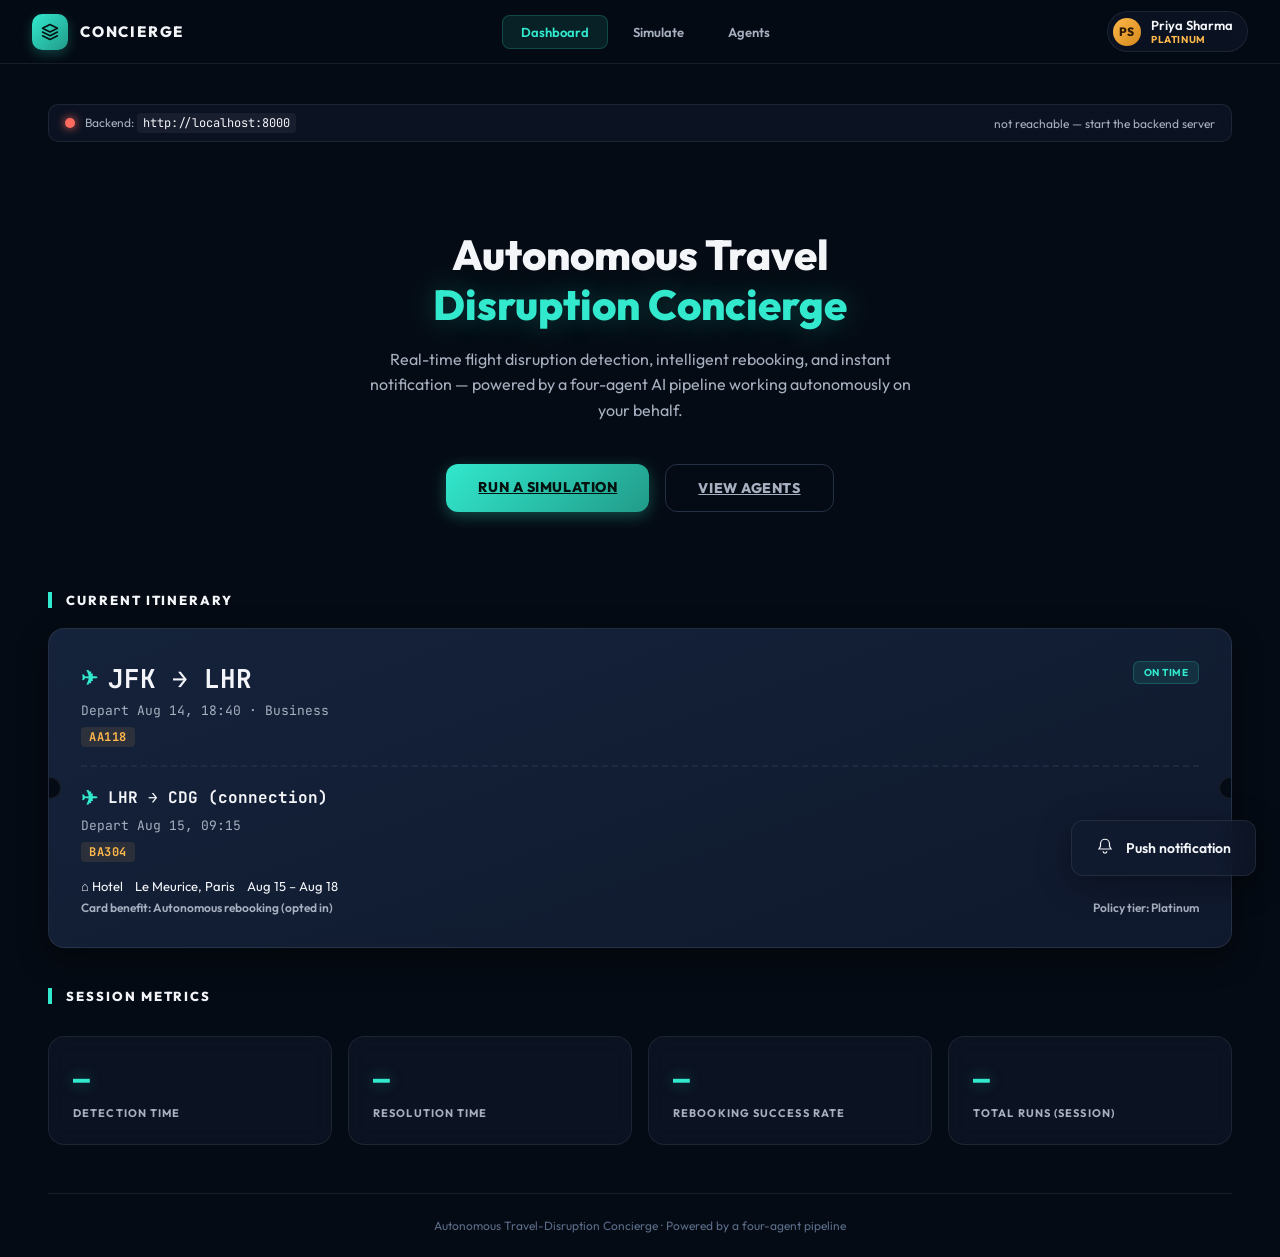
<file: frontend/index.html>
<!DOCTYPE html>
<html lang="en">
<head>
  <meta charset="UTF-8">
  <meta name="viewport" content="width=device-width, initial-scale=1.0">
  <meta name="description" content="Autonomous Travel-Disruption Concierge — Real-time flight disruption detection, rebooking, and notification powered by a four-agent AI pipeline.">
  <title>Dashboard — Concierge</title>
  <link href="https://fonts.googleapis.com/css2?family=Outfit:wght@400;500;600;700;800&family=JetBrains+Mono:wght@400;700&display=swap" rel="stylesheet">
  <link rel="stylesheet" href="styles.css">
</head>
<body class="has-topnav">

<nav class="topnav">
  <div class="brand">
    <div class="brand-mark">
      <svg width="18" height="18" viewBox="0 0 24 24" fill="none"><path d="M12 2L2 7l10 5 10-5-10-5zM2 17l10 5 10-5M2 12l10 5 10-5" stroke="#03120f" stroke-width="2" stroke-linecap="round" stroke-linejoin="round"/></svg>
    </div>
    <span class="brand-title">Concierge</span>
  </div>
  <div class="nav-links">
    <a href="index.html" class="nav-link active">Dashboard</a>
    <a href="simulate.html" class="nav-link">Simulate</a>
    <a href="agents.html" class="nav-link">Agents</a>
  </div>
  <div class="member-chip">
    <div class="member-avatar">PS</div>
    <div>
      <div class="member-name">Priya Sharma</div>
      <div class="member-tier">Platinum</div>
    </div>
  </div>
</nav>

<div class="wrap">
  <div class="conn-banner">
    <div class="conn-dot" id="connDot"></div>
    <span>Backend: <code id="apiBase">http://localhost:8000</code></span>
    <span id="connStatus" style="margin-left:auto;">checking…</span>
  </div>

  <div class="hero">
    <h1>Autonomous Travel<br><span class="accent">Disruption Concierge</span></h1>
    <p>Real-time flight disruption detection, intelligent rebooking, and instant notification — powered by a four-agent AI pipeline working autonomously on your behalf.</p>
    <div class="hero-actions">
      <a href="simulate.html" class="btn btn-primary" style="width:auto;padding:14px 32px;">Run a Simulation</a>
      <a href="agents.html" class="btn btn-ghost" style="width:auto;padding:14px 32px;margin-top:0;">View Agents</a>
    </div>
  </div>

  <div class="section-title">Current Itinerary</div>
  
  <div class="pass" id="passCard">
    <div class="pass-row">
      <div class="leg">
        <div class="route"><span class="plane-ic">✈</span><span id="routeOut">JFK → LHR</span></div>
        <div class="sub" id="legOutTime">Depart Aug 14, 18:40 · Business</div>
        <div class="flightno" id="legOutFlight">AA118</div>
      </div>
      <span class="status-tag ok" id="statusTag">On time</span>
    </div>
    <div class="pass-divider"></div>
    <div class="pass-row">
      <div class="leg">
        <div class="route" style="font-size:16px;"><span class="plane-ic">✈</span><span>LHR → CDG (connection)</span></div>
        <div class="sub">Depart Aug 15, 09:15</div>
        <div class="flightno">BA304</div>
      </div>
    </div>
    <div class="hotel-row"><span>⌂ Hotel</span><span>Le Meurice, Paris</span><span class="dates" id="hotelDates">Aug 15 – Aug 18</span></div>
    <div class="pass-foot"><span>Card benefit: Autonomous rebooking (opted in)</span><span>Policy tier: Platinum</span></div>
  </div>

  <div class="section-title">Session Metrics</div>
  <div class="metrics">
    <div class="metric"><div class="val" id="mDetect">—</div><div class="lbl">Detection time</div></div>
    <div class="metric"><div class="val" id="mResolve">—</div><div class="lbl">Resolution time</div></div>
    <div class="metric"><div class="val" id="mSuccess">—</div><div class="lbl">Rebooking success rate</div></div>
    <div class="metric"><div class="val" id="mRuns">—</div><div class="lbl">Total runs (session)</div></div>
  </div>

  <div class="page-footer">
    Autonomous Travel-Disruption Concierge · Powered by a four-agent pipeline
  </div>

  <div class="toast" id="toast">
    <div class="ic"><svg width="18" height="18" viewBox="0 0 24 24" fill="none"><path d="M12 3a6 6 0 00-6 6v3.5L4 16h16l-2-3.5V9a6 6 0 00-6-6z" stroke="currentColor" stroke-width="1.6" fill="none"/><path d="M9.5 19a2.5 2.5 0 005 0" stroke="currentColor" stroke-width="1.6" fill="none"/></svg></div>
    <div><div class="tt" id="toastTitle">Push notification</div><div class="tm" id="toastMsg"></div></div>
  </div>
</div>

<script>
const API_BASE = "http://localhost:8000";

// Connectivity check
async function checkBackend() {
  try {
    const r = await fetch(`${API_BASE}/metrics`, { cache: 'no-store' });
    if (!r.ok) throw new Error();
    document.getElementById('connDot').className = 'conn-dot ok';
    document.getElementById('connStatus').textContent = 'connected';
    refreshMetrics();
  } catch (e) {
    document.getElementById('connDot').className = 'conn-dot bad';
    document.getElementById('connStatus').textContent = 'not reachable — start the backend server';
  }
}
checkBackend();

// Refresh metrics from backend
async function refreshMetrics() {
  try {
    const r = await fetch(`${API_BASE}/metrics`);
    const m = await r.json();
    document.getElementById('mDetect').textContent = m.avg_detect_s ? m.avg_detect_s.toFixed(3) + 's' : '—';
    document.getElementById('mResolve').textContent = m.avg_resolve_s ? m.avg_resolve_s.toFixed(3) + 's' : '—';
    document.getElementById('mSuccess').textContent = m.total_runs ? `${Math.round(m.success_rate * 100)}%` : '—';
    document.getElementById('mRuns').textContent = m.total_runs ?? '—';
  } catch (e) { }
}

// Auto-refresh metrics every 5 seconds
setInterval(() => { refreshMetrics(); }, 5000);

// Check if there's toast data from simulate page
function checkStoredToast() {
  const data = localStorage.getItem('concierge_toast');
  if (data) {
    localStorage.removeItem('concierge_toast');
    const { title, message } = JSON.parse(data);
    showToast(title, message);
  }
}
function showToast(title, msg) {
  const toast = document.getElementById('toast');
  document.getElementById('toastTitle').textContent = title;
  document.getElementById('toastMsg').textContent = msg;
  toast.classList.add('show');
  setTimeout(() => toast.classList.remove('show'), 6000);
}
checkStoredToast();

// Also check for itinerary updates from simulate page
function checkStoredItinerary() {
  const data = localStorage.getItem('concierge_itinerary_update');
  if (data) {
    localStorage.removeItem('concierge_itinerary_update');
    const upd = JSON.parse(data);
    if (upd.routeOut) document.getElementById('routeOut').textContent = upd.routeOut;
    if (upd.legOutTime) document.getElementById('legOutTime').textContent = upd.legOutTime;
    if (upd.legOutFlight) document.getElementById('legOutFlight').textContent = upd.legOutFlight;
    if (upd.hotelDates) document.getElementById('hotelDates').textContent = upd.hotelDates;
    if (upd.statusTag) {
      const tag = document.getElementById('statusTag');
      tag.className = 'status-tag ' + upd.statusTag.kind;
      tag.textContent = upd.statusTag.text;
    }
  }
}
checkStoredItinerary();
</script>

</body>
</html>
</file>
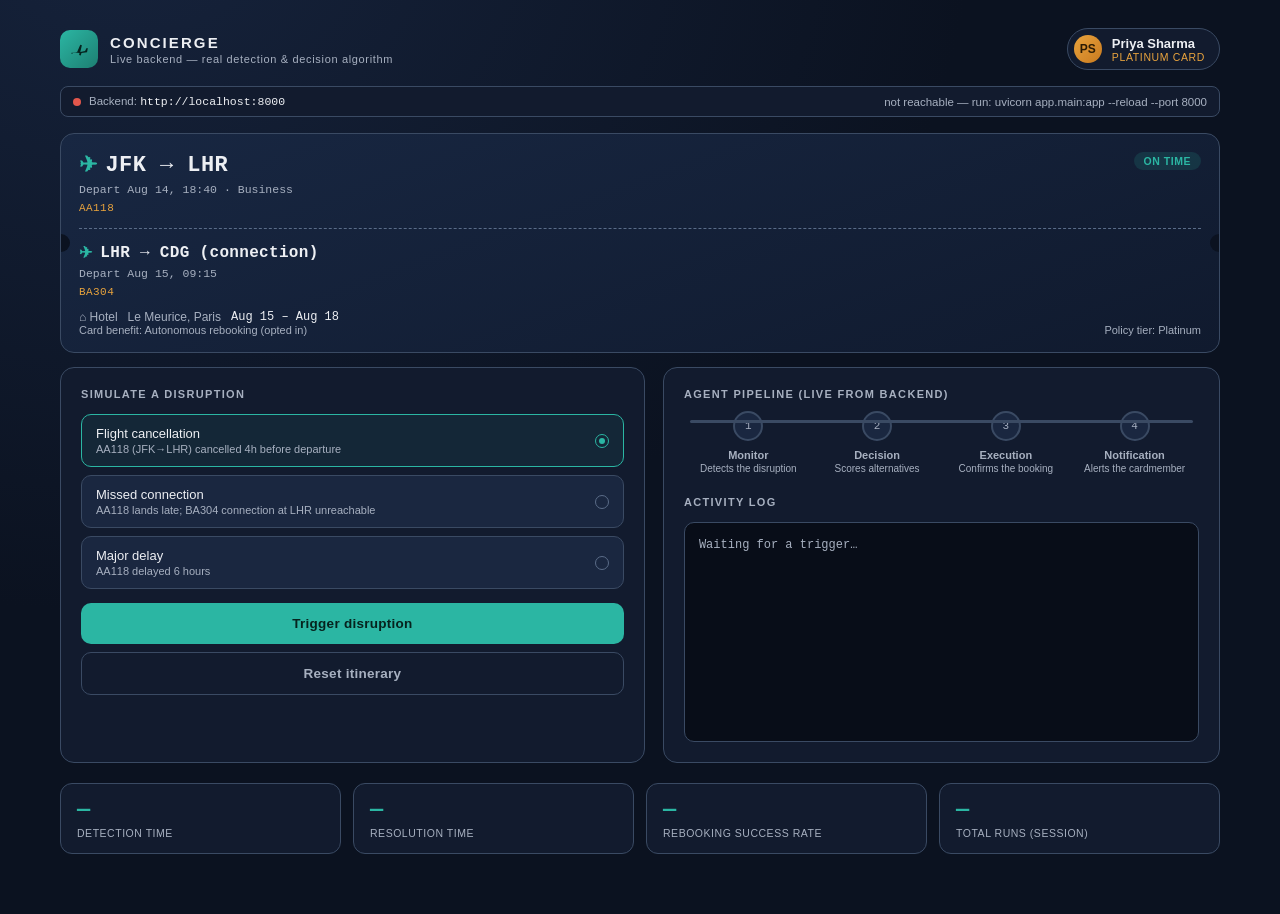
<file: travel-concierge-backend/concierge/frontend/index.html>
<!DOCTYPE html>
<html lang="en">
<head>
<meta charset="UTF-8">
<meta name="viewport" content="width=device-width, initial-scale=1.0">
<title>Concierge — Autonomous Travel-Disruption Concierge</title>
<style>
  :root{
    --ink-900:#0B1220; --ink-800:#121B2E; --ink-700:#1A2740;
    --steel-600:#3A4A63; --steel-500:#5A6C88;
    --teal:#2BB6A3; --teal-dim:#1D7F72;
    --amber:#E8A33D; --red:#E2574C;
    --paper:#EDEFF3; --paper-dim:#A7B0C0;
    --mono:'SFMono-Regular', Consolas, 'Liberation Mono', Menlo, monospace;
    --sans:-apple-system, BlinkMacSystemFont, 'Segoe UI', Roboto, Helvetica, Arial, sans-serif;
  }
  *{box-sizing:border-box;}
  html,body{margin:0;padding:0;}
  body{
    background:radial-gradient(120% 140% at 10% -10%, #16233c 0%, var(--ink-900) 55%);
    color:var(--paper); font-family:var(--sans); min-height:100vh; padding:28px 20px 60px;
  }
  .wrap{max-width:1160px;margin:0 auto;}
  header{display:flex;justify-content:space-between;align-items:center;margin-bottom:16px;flex-wrap:wrap;gap:14px;}
  .brand{display:flex;align-items:center;gap:12px;}
  .brand-mark{width:38px;height:38px;border-radius:10px;background:linear-gradient(135deg,var(--teal),var(--teal-dim));display:flex;align-items:center;justify-content:center;flex-shrink:0;}
  .brand h1{font-size:15px;letter-spacing:0.14em;text-transform:uppercase;font-weight:700;margin:0;}
  .brand p{margin:2px 0 0;font-size:11px;color:var(--paper-dim);letter-spacing:0.06em;}
  .member-chip{display:flex;align-items:center;gap:10px;background:var(--ink-800);border:1px solid var(--steel-600);border-radius:999px;padding:6px 14px 6px 6px;}
  .member-avatar{width:28px;height:28px;border-radius:50%;background:linear-gradient(135deg,#E8A33D,#c97a1f);display:flex;align-items:center;justify-content:center;font-size:12px;font-weight:700;color:#2b1b04;}
  .member-chip .name{font-size:13px;font-weight:600;} .member-chip .tier{font-size:10.5px;color:var(--amber);letter-spacing:0.06em;text-transform:uppercase;}

  .conn-banner{display:flex;align-items:center;gap:8px;font-size:11.5px;color:var(--paper-dim);margin-bottom:16px;padding:8px 12px;background:var(--ink-800);border:1px solid var(--steel-600);border-radius:8px;}
  .conn-dot{width:8px;height:8px;border-radius:50%;background:var(--steel-500);flex-shrink:0;}
  .conn-dot.ok{background:var(--teal);} .conn-dot.bad{background:var(--red);}
  .conn-banner code{color:var(--paper);font-family:var(--mono);}

  .grid{display:grid;grid-template-columns:1.05fr 1fr;gap:18px;}
  @media (max-width:860px){ .grid{grid-template-columns:1fr;} }
  .panel{background:var(--ink-800);border:1px solid var(--steel-600);border-radius:14px;padding:20px;}
  .panel h2{font-size:11px;letter-spacing:0.12em;text-transform:uppercase;color:var(--paper-dim);margin:0 0 14px;font-weight:700;}

  .pass{position:relative;background:linear-gradient(160deg,#182742,#101a2e);border:1px solid var(--steel-600);border-radius:14px;padding:18px 18px 16px;margin-bottom:14px;overflow:hidden;}
  .pass::after{content:"";position:absolute;right:-9px;top:50%;transform:translateY(-50%);width:18px;height:18px;border-radius:50%;background:var(--ink-900);}
  .pass::before{content:"";position:absolute;left:-9px;top:50%;transform:translateY(-50%);width:18px;height:18px;border-radius:50%;background:var(--ink-900);}
  .pass-row{display:flex;justify-content:space-between;align-items:flex-start;gap:10px;}
  .leg{flex:1;} .leg .route{font-family:var(--mono);font-size:22px;font-weight:700;letter-spacing:0.02em;display:flex;align-items:center;gap:8px;}
  .leg .route .plane-ic{color:var(--teal);}
  .leg .sub{font-size:11.5px;color:var(--paper-dim);margin-top:4px;font-family:var(--mono);}
  .leg .flightno{font-size:11px;color:var(--amber);margin-top:6px;font-family:var(--mono);letter-spacing:0.04em;}
  .pass-divider{border-top:1px dashed var(--steel-500);margin:14px 0;}
  .pass-foot{display:flex;justify-content:space-between;font-size:11px;color:var(--paper-dim);}
  .status-tag{display:inline-flex;align-items:center;gap:6px;padding:3px 10px;border-radius:999px;font-size:10.5px;font-weight:700;letter-spacing:0.05em;text-transform:uppercase;}
  .status-tag.ok{background:rgba(43,182,163,0.15);color:var(--teal);}
  .status-tag.disrupted{background:rgba(226,87,76,0.15);color:var(--red);}
  .status-tag.rebooked{background:rgba(232,163,61,0.18);color:var(--amber);}
  .hotel-row{display:flex;align-items:center;gap:10px;margin-top:12px;font-size:12px;color:var(--paper-dim);}
  .hotel-row .dates{font-family:var(--mono);color:var(--paper);}

  .scenario-list{display:flex;flex-direction:column;gap:8px;margin-bottom:14px;}
  .scenario-btn{display:flex;align-items:center;justify-content:space-between;gap:10px;background:var(--ink-700);border:1px solid var(--steel-600);border-radius:10px;padding:11px 14px;color:var(--paper);cursor:pointer;font-size:13px;text-align:left;font-family:var(--sans);transition:border-color .15s,background .15s;}
  .scenario-btn:hover{border-color:var(--teal);}
  .scenario-btn.selected{border-color:var(--teal);background:rgba(43,182,163,0.08);}
  .scenario-btn small{display:block;color:var(--paper-dim);font-size:11px;margin-top:2px;}
  .radio-dot{width:14px;height:14px;border-radius:50%;border:1.5px solid var(--steel-500);flex-shrink:0;position:relative;}
  .scenario-btn.selected .radio-dot{border-color:var(--teal);}
  .scenario-btn.selected .radio-dot::after{content:"";position:absolute;inset:3px;border-radius:50%;background:var(--teal);}

  .btn{width:100%;padding:13px 16px;border-radius:10px;border:none;font-size:13.5px;font-weight:700;letter-spacing:0.02em;cursor:pointer;font-family:var(--sans);}
  .btn-primary{background:var(--teal);color:#06231e;}
  .btn-primary:disabled{background:var(--steel-600);color:var(--paper-dim);cursor:not-allowed;}
  .btn-ghost{background:transparent;border:1px solid var(--steel-600);color:var(--paper-dim);margin-top:8px;}
  .btn-ghost:hover{border-color:var(--paper-dim);color:var(--paper);}

  .runway{position:relative;padding:6px 0 4px;}
  .runway-track{position:relative;height:3px;background:var(--steel-600);border-radius:3px;margin:0 6px 26px;}
  .runway-fill{position:absolute;left:0;top:0;height:100%;width:0%;background:var(--teal);border-radius:3px;transition:width .5s ease;}
  .stages{display:flex;justify-content:space-between;margin-top:-38px;}
  .stage{display:flex;flex-direction:column;align-items:center;width:25%;text-align:center;}
  .stage-dot{width:30px;height:30px;border-radius:50%;background:var(--ink-700);border:2px solid var(--steel-600);display:flex;align-items:center;justify-content:center;font-family:var(--mono);font-size:11px;color:var(--paper-dim);transition:all .25s ease;}
  .stage.active .stage-dot{border-color:var(--amber);color:var(--amber);box-shadow:0 0 0 5px rgba(232,163,61,0.15);animation:pulse 1.1s ease-in-out infinite;}
  .stage.done .stage-dot{border-color:var(--teal);background:var(--teal);color:#06231e;}
  @keyframes pulse{0%,100%{box-shadow:0 0 0 4px rgba(232,163,61,0.15);}50%{box-shadow:0 0 0 8px rgba(232,163,61,0.06);}}
  .stage-label{font-size:11px;margin-top:8px;color:var(--paper-dim);font-weight:600;}
  .stage.active .stage-label,.stage.done .stage-label{color:var(--paper);}
  .stage-sub{font-size:10px;color:var(--paper-dim);margin-top:2px;max-width:110px;}

  .terminal{background:#080D18;border:1px solid var(--steel-600);border-radius:10px;padding:12px 14px;height:220px;overflow-y:auto;font-family:var(--mono);font-size:12px;line-height:1.75;}
  .terminal .empty{color:var(--paper-dim);}
  .log-line{display:flex;gap:8px;color:var(--paper-dim);}
  .log-line .t{color:var(--steel-500);flex-shrink:0;}
  .log-line .agent{color:var(--teal);flex-shrink:0;}
  .log-line.warn .agent{color:var(--amber);}
  .log-line .msg{color:var(--paper);}

  .options-section{margin-top:18px;}
  .options-grid{display:grid;grid-template-columns:repeat(auto-fit,minmax(230px,1fr));gap:12px;}
  .option-card{background:var(--ink-700);border:1.5px solid var(--steel-600);border-radius:12px;padding:15px;position:relative;display:flex;flex-direction:column;gap:8px;}
  .option-card.recommended{border-color:var(--teal);}
  .option-card.flagged{opacity:0.65;}
  .rec-tag{position:absolute;top:-10px;left:14px;background:var(--teal);color:#06231e;font-size:9.5px;font-weight:800;letter-spacing:0.06em;text-transform:uppercase;padding:3px 9px;border-radius:999px;}
  .option-flight{font-family:var(--mono);font-weight:700;font-size:14px;}
  .option-detail{font-size:11.5px;color:var(--paper-dim);}
  .option-badges{display:flex;gap:6px;flex-wrap:wrap;margin-top:2px;}
  .badge{font-size:10px;padding:2px 8px;border-radius:6px;font-weight:700;letter-spacing:0.03em;}
  .badge.policy-ok{background:rgba(43,182,163,0.15);color:var(--teal);}
  .badge.policy-bad{background:rgba(226,87,76,0.15);color:var(--red);}
  .badge.fare{background:rgba(232,163,61,0.15);color:var(--amber);}
  .violation-list{font-size:10.5px;color:var(--red);margin:2px 0 0;padding-left:14px;}
  .option-select{margin-top:auto;padding:9px;border-radius:8px;border:1px solid var(--steel-600);background:transparent;color:var(--paper);font-size:12px;font-weight:700;cursor:pointer;}
  .option-select:hover{border-color:var(--teal);}
  .option-select:disabled{cursor:not-allowed;opacity:0.4;}

  .countdown-bar{margin-top:14px;display:flex;align-items:center;gap:12px;background:var(--ink-700);border:1px solid var(--steel-600);border-radius:10px;padding:12px 16px;flex-wrap:wrap;}
  .countdown-ring{width:36px;height:36px;border-radius:50%;background:conic-gradient(var(--teal) calc(var(--pct,100)*1%), var(--steel-600) 0);display:flex;align-items:center;justify-content:center;flex-shrink:0;}
  .countdown-ring span{width:28px;height:28px;border-radius:50%;background:var(--ink-700);display:flex;align-items:center;justify-content:center;font-family:var(--mono);font-size:11px;color:var(--paper);}
  .countdown-text{font-size:12px;color:var(--paper-dim);flex:1;} .countdown-text b{color:var(--paper);}

  .confirm-banner{margin-top:16px;padding:16px 18px;border-radius:12px;background:rgba(43,182,163,0.1);border:1px solid var(--teal);display:flex;gap:12px;align-items:flex-start;}
  .confirm-banner.bad{background:rgba(226,87,76,0.1);border-color:var(--red);}
  .confirm-banner .ic{color:var(--teal);flex-shrink:0;margin-top:2px;}
  .confirm-banner.bad .ic{color:var(--red);}
  .confirm-banner h3{margin:0 0 4px;font-size:14px;color:var(--paper);}
  .confirm-banner p{margin:0;font-size:12.5px;color:var(--paper-dim);line-height:1.6;}

  .metrics{margin-top:20px;display:grid;grid-template-columns:repeat(4,1fr);gap:12px;}
  @media (max-width:860px){ .metrics{grid-template-columns:repeat(2,1fr);} }
  .metric{background:var(--ink-800);border:1px solid var(--steel-600);border-radius:12px;padding:14px 16px;}
  .metric .val{font-family:var(--mono);font-size:22px;font-weight:700;color:var(--teal);}
  .metric .lbl{font-size:10.5px;color:var(--paper-dim);text-transform:uppercase;letter-spacing:0.05em;margin-top:4px;}

  .toast{position:fixed;right:20px;bottom:20px;max-width:320px;background:var(--ink-800);border:1px solid var(--teal);border-radius:12px;padding:14px 16px;display:flex;gap:10px;align-items:flex-start;box-shadow:0 12px 30px rgba(0,0,0,0.4);transform:translateY(20px);opacity:0;pointer-events:none;transition:all .3s ease;z-index:50;}
  .toast.show{transform:translateY(0);opacity:1;}
  .toast .ic{color:var(--teal);flex-shrink:0;margin-top:1px;}
  .toast .tt{font-size:12.5px;font-weight:700;color:var(--paper);}
  .toast .tm{font-size:11.5px;color:var(--paper-dim);margin-top:2px;line-height:1.5;}
  ::-webkit-scrollbar{width:7px;} ::-webkit-scrollbar-thumb{background:var(--steel-600);border-radius:4px;}
</style>
</head>
<body>
<div class="wrap">
  <header>
    <div class="brand">
      <div class="brand-mark"><svg width="19" height="19" viewBox="0 0 24 24" fill="none"><path d="M2 16l7-1 4-9 2 .5-2 8.5 6-1 2-4 1.5.5-1 5-7 1-1 3-2-.5.5-2.5-8-1-1 2-1.5-.5 2-3.5z" fill="#06231e"/></svg></div>
      <div><h1>Concierge</h1><p>Live backend — real detection &amp; decision algorithm</p></div>
    </div>
    <div class="member-chip">
      <div class="member-avatar">PS</div>
      <div><div class="name">Priya Sharma</div><div class="tier">Platinum card</div></div>
    </div>
  </header>

  <div class="conn-banner">
    <div class="conn-dot" id="connDot"></div>
    <span>Backend: <code id="apiBase">http://localhost:8000</code></span>
    <span id="connStatus" style="margin-left:auto;">checking…</span>
  </div>

  <div class="pass" id="passCard">
    <div class="pass-row">
      <div class="leg">
        <div class="route"><span class="plane-ic">✈</span><span id="routeOut">JFK → LHR</span></div>
        <div class="sub" id="legOutTime">Depart Aug 14, 18:40 · Business</div>
        <div class="flightno" id="legOutFlight">AA118</div>
      </div>
      <span class="status-tag ok" id="statusTag">On time</span>
    </div>
    <div class="pass-divider"></div>
    <div class="pass-row">
      <div class="leg">
        <div class="route" style="font-size:16px;"><span class="plane-ic">✈</span><span>LHR → CDG (connection)</span></div>
        <div class="sub">Depart Aug 15, 09:15</div>
        <div class="flightno">BA304</div>
      </div>
    </div>
    <div class="hotel-row"><span>⌂ Hotel</span><span>Le Meurice, Paris</span><span class="dates" id="hotelDates">Aug 15 – Aug 18</span></div>
    <div class="pass-foot"><span>Card benefit: Autonomous rebooking (opted in)</span><span>Policy tier: Platinum</span></div>
  </div>

  <div class="grid">
    <div class="panel">
      <h2>Simulate a disruption</h2>
      <div class="scenario-list" id="scenarioList"></div>
      <button class="btn btn-primary" id="runBtn">Trigger disruption</button>
      <button class="btn btn-ghost" id="resetBtn">Reset itinerary</button>
    </div>

    <div class="panel">
      <h2>Agent pipeline (live from backend)</h2>
      <div class="runway">
        <div class="runway-track"><div class="runway-fill" id="runwayFill"></div></div>
        <div class="stages" id="stages"></div>
      </div>
      <h2 style="margin-top:18px;">Activity log</h2>
      <div class="terminal" id="terminal"><div class="empty">Waiting for a trigger…</div></div>
    </div>
  </div>

  <div class="options-section" id="optionsSection" style="display:none;">
    <div class="panel">
      <h2>Rebooking options — real decision-agent output</h2>
      <div class="options-grid" id="optionsGrid"></div>
      <div class="countdown-bar" id="countdownBar" style="display:none;">
        <div class="countdown-ring"><span id="countdownNum">10</span></div>
        <div class="countdown-text">Auto-confirming <b id="autoOptionLabel"></b> unless you choose differently.</div>
        <button class="btn btn-primary" style="width:auto;padding:9px 16px;" id="approveNowBtn">Approve now</button>
      </div>
    </div>
  </div>

  <div id="confirmSection"></div>

  <div class="metrics">
    <div class="metric"><div class="val" id="mDetect">—</div><div class="lbl">Detection time</div></div>
    <div class="metric"><div class="val" id="mResolve">—</div><div class="lbl">Resolution time</div></div>
    <div class="metric"><div class="val" id="mSuccess">—</div><div class="lbl">Rebooking success rate</div></div>
    <div class="metric"><div class="val" id="mRuns">—</div><div class="lbl">Total runs (session)</div></div>
  </div>
</div>

<div class="toast" id="toast">
  <div class="ic"><svg width="18" height="18" viewBox="0 0 24 24" fill="none"><path d="M12 3a6 6 0 00-6 6v3.5L4 16h16l-2-3.5V9a6 6 0 00-6-6z" stroke="currentColor" stroke-width="1.6" fill="none"/><path d="M9.5 19a2.5 2.5 0 005 0" stroke="currentColor" stroke-width="1.6" fill="none"/></svg></div>
  <div><div class="tt" id="toastTitle">Push notification</div><div class="tm" id="toastMsg"></div></div>
</div>

<script>
const API_BASE = "http://localhost:8000";

const SCENARIOS = [
  { key:"cancellation", label:"Flight cancellation", detail:"AA118 (JFK→LHR) cancelled 4h before departure" },
  { key:"missed", label:"Missed connection", detail:"AA118 lands late; BA304 connection at LHR unreachable" },
  { key:"delay", label:"Major delay", detail:"AA118 delayed 6 hours" },
];
const STAGES = [
  { key:"monitor", label:"Monitor", sub:"Detects the disruption" },
  { key:"decision", label:"Decision", sub:"Scores alternatives" },
  { key:"execution", label:"Execution", sub:"Confirms the booking" },
  { key:"notification", label:"Notification", sub:"Alerts the cardmember" },
];

let selectedScenario = "cancellation";
let running = false;
let countdownTimer = null;
let currentEventSource = null;

/* ---------- connectivity check ---------- */
async function checkBackend(){
  try{
    const r = await fetch(`${API_BASE}/metrics`, { cache:"no-store" });
    if(!r.ok) throw new Error();
    document.getElementById("connDot").className = "conn-dot ok";
    document.getElementById("connStatus").textContent = "connected";
    refreshMetrics();
  }catch(e){
    document.getElementById("connDot").className = "conn-dot bad";
    document.getElementById("connStatus").textContent = "not reachable — run: uvicorn app.main:app --reload --port 8000";
  }
}
checkBackend();

/* ---------- scenario picker ---------- */
const scenarioList = document.getElementById("scenarioList");
function renderScenarios(){
  scenarioList.innerHTML = "";
  SCENARIOS.forEach(s=>{
    const btn = document.createElement("button");
    btn.className = "scenario-btn" + (s.key===selectedScenario ? " selected":"");
    btn.innerHTML = `<div><div>${s.label}</div><small>${s.detail}</small></div><div class="radio-dot"></div>`;
    btn.onclick = ()=>{ if(running) return; selectedScenario = s.key; renderScenarios(); };
    scenarioList.appendChild(btn);
  });
}
renderScenarios();

/* ---------- pipeline stage UI ---------- */
const stagesEl = document.getElementById("stages");
function renderStages(stateMap){
  stagesEl.innerHTML = "";
  STAGES.forEach((st,i)=>{
    const state = stateMap[st.key] || "idle";
    const div = document.createElement("div");
    div.className = "stage" + (state==="active" ? " active" : state==="done" ? " done" : "");
    div.innerHTML = `<div class="stage-dot">${state==="done" ? "✓" : i+1}</div><div class="stage-label">${st.label}</div><div class="stage-sub">${st.sub}</div>`;
    stagesEl.appendChild(div);
  });
}
renderStages({});
function setRunwayFill(pct){ document.getElementById("runwayFill").style.width = pct + "%"; }

const terminal = document.getElementById("terminal");
function logLine(agent, msg, warn=false){
  if(terminal.querySelector(".empty")) terminal.innerHTML = "";
  const t = new Date().toLocaleTimeString('en-GB');
  const line = document.createElement("div");
  line.className = "log-line" + (warn ? " warn" : "");
  line.innerHTML = `<span class="t">${t}</span><span class="agent">${agent}</span><span class="msg">${msg}</span>`;
  terminal.appendChild(line);
  terminal.scrollTop = terminal.scrollHeight;
}
function showToast(title, msg){
  const toast = document.getElementById("toast");
  document.getElementById("toastTitle").textContent = title;
  document.getElementById("toastMsg").textContent = msg;
  toast.classList.add("show");
  setTimeout(()=> toast.classList.remove("show"), 6000);
}
function setPassStatus(kind, text){
  const tag = document.getElementById("statusTag");
  tag.className = "status-tag " + kind;
  tag.textContent = text;
}
function fmtTime(iso){
  const d = new Date(iso);
  return d.toLocaleString('en-GB', { month:'short', day:'numeric', hour:'2-digit', minute:'2-digit' });
}

async function refreshMetrics(){
  try{
    const r = await fetch(`${API_BASE}/metrics`);
    const m = await r.json();
    document.getElementById("mSuccess").textContent = m.total_runs ? `${Math.round(m.success_rate*100)}%` : "—";
    document.getElementById("mRuns").textContent = m.total_runs ?? "—";
  }catch(e){ /* backend not reachable yet */ }
}

/* ---------- main run: SSE from the real backend ---------- */
const runBtn = document.getElementById("runBtn");
const resetBtn = document.getElementById("resetBtn");
runBtn.addEventListener("click", runDisruption);
resetBtn.addEventListener("click", resetAll);

function runDisruption(){
  if(running) return;
  running = true;
  runBtn.disabled = true;
  runBtn.textContent = "Running…";
  document.getElementById("optionsSection").style.display = "none";
  document.getElementById("confirmSection").innerHTML = "";
  terminal.innerHTML = "";
  setPassStatus("disrupted", "Disrupted");
  setRunwayFill(0);
  const stateMap = {};
  renderStages(stateMap);

  if(currentEventSource) currentEventSource.close();
  const es = new EventSource(`${API_BASE}/stream/${selectedScenario}`);
  currentEventSource = es;

  es.addEventListener("stage", (e)=>{
    const d = JSON.parse(e.data);
    handleStageEvent(d, stateMap, es);
  });

  es.addEventListener("error", ()=>{
    if(es.readyState === EventSource.CLOSED) return; // we closed it ourselves after a terminal stage
    logLine("system", "Connection to backend lost or unavailable.", true);
    es.close();
    running = false;
    runBtn.disabled = false;
    runBtn.textContent = "Trigger disruption";
  });
}

function handleStageEvent(d, stateMap, es){
  if(d.stage === "monitor" && d.status === "active"){
    stateMap.monitor = "active"; renderStages(stateMap);
    logLine("monitor", d.message);
  } else if(d.stage === "monitor" && d.status === "done"){
    document.getElementById("mDetect").textContent = d.detect_s.toFixed(3) + "s";
    logLine("monitor", d.detail, true);
    stateMap.monitor = "done"; renderStages(stateMap); setRunwayFill(33);
  } else if(d.stage === "monitor" && d.status === "none"){
    logLine("monitor", d.message);
    es.close();
    running = false; runBtn.disabled = false; runBtn.textContent = "Trigger disruption";
  } else if(d.stage === "decision" && d.status === "active"){
    stateMap.decision = "active"; renderStages(stateMap);
    logLine("decision", d.message);
  } else if(d.stage === "decision" && d.status === "done"){
    logLine("decision", `Ranked ${d.options.length} options against policy limits`);
    stateMap.decision = "done"; renderStages(stateMap); setRunwayFill(66);
    renderOptions(d.options);
  } else if(d.stage === "decision" && d.status === "no_option"){
    logLine("decision", d.message, true);
    es.close();
    running = false; runBtn.disabled = false; runBtn.textContent = "Trigger disruption";
    document.getElementById("confirmSection").innerHTML = `
      <div class="confirm-banner bad"><div class="ic">!</div>
        <div><h3>Escalated to a human agent</h3><p>No candidate satisfied the cardmember's policy limits, so the concierge did not act autonomously.</p></div>
      </div>`;
  } else if(d.stage === "awaiting_approval"){
    logLine("decision", "Awaiting cardmember approval or auto-confirm window", true);
    es.close();
    running = false; runBtn.disabled = false; runBtn.textContent = "Trigger disruption";
  }
}

function renderOptions(options){
  const section = document.getElementById("optionsSection");
  const grid = document.getElementById("optionsGrid");
  grid.innerHTML = "";
  section.style.display = "block";

  options.forEach(opt=>{
    const card = document.createElement("div");
    card.className = "option-card" + (opt.recommended ? " recommended":"") + (!opt.within_policy ? " flagged":"");
    const fareLabel = opt.fare_delta === 0 ? "No fare change" : (opt.fare_delta > 0 ? `+$${opt.fare_delta.toFixed(0)}` : `$${Math.abs(opt.fare_delta).toFixed(0)} credited`);
    const stopsLabel = opt.stops === 0 ? "Direct" : `${opt.stops} stop · ${opt.layover_minutes}m layover`;
    card.innerHTML = `
      ${opt.recommended ? '<div class="rec-tag">Recommended</div>' : ''}
      <div class="option-flight">${opt.flight_no}</div>
      <div class="option-detail">${opt.origin} → ${opt.destination}</div>
      <div class="option-detail">${stopsLabel} · Departs ${fmtTime(opt.departure)} · ${opt.cabin.replace('_',' ')}</div>
      <div class="option-badges">
        <span class="badge fare">${fareLabel}</span>
        <span class="badge ${opt.within_policy ? 'policy-ok':'policy-bad'}">${opt.within_policy ? 'Within policy' : 'Exceeds policy'}</span>
      </div>
      ${opt.violations.length ? `<ul class="violation-list">${opt.violations.map(v=>`<li>${v}</li>`).join('')}</ul>` : ''}
      <button class="option-select" ${!opt.within_policy ? 'disabled' : ''}>${opt.within_policy ? 'Choose this option' : 'Not available'}</button>
    `;
    if(opt.within_policy){
      card.querySelector(".option-select").onclick = ()=> confirmOption(opt, opt.recommended ? "auto" : "manual");
    }
    grid.appendChild(card);
  });

  const bar = document.getElementById("countdownBar");
  const recommended = options.find(o=>o.recommended);
  if(!recommended){ bar.style.display = "none"; return; }
  bar.style.display = "flex";
  document.getElementById("autoOptionLabel").textContent = recommended.flight_no;
  let remaining = 10;
  document.getElementById("countdownNum").textContent = remaining;
  document.querySelector(".countdown-ring").style.setProperty("--pct", 100);
  document.getElementById("approveNowBtn").onclick = ()=> confirmOption(recommended, "manual-approve");

  clearInterval(countdownTimer);
  countdownTimer = setInterval(()=>{
    remaining -= 1;
    if(remaining <= 0){
      clearInterval(countdownTimer);
      confirmOption(recommended, "auto");
      return;
    }
    document.getElementById("countdownNum").textContent = remaining;
    document.querySelector(".countdown-ring").style.setProperty("--pct", (remaining/10)*100);
  }, 1000);
}

async function confirmOption(opt, mode){
  clearInterval(countdownTimer);
  document.getElementById("countdownBar").style.display = "none";
  document.querySelectorAll(".option-select").forEach(b=> b.disabled = true);
  setRunwayFill(80);
  logLine("execution", `Booking ${opt.flight_no} via /execute`);

  try{
    const r = await fetch(`${API_BASE}/execute/${selectedScenario}?flight_no=${encodeURIComponent(opt.flight_no)}`, { method:"POST" });
    if(!r.ok){
      const err = await r.json();
      logLine("execution", `Failed: ${err.detail}`, true);
      return;
    }
    const data = await r.json();

    document.getElementById("legOutFlight").textContent = data.chosen.flight_no;
    document.getElementById("routeOut").textContent = `${data.chosen.origin} → ${data.chosen.destination}`;
    document.getElementById("legOutTime").textContent = `Departs ${fmtTime(data.chosen.departure)} · ${data.chosen.cabin.replace('_',' ')}`;
    setPassStatus("rebooked", "Rebooked");
    if(data.new_hotel_check_in) document.getElementById("hotelDates").textContent = "Shifted to " + fmtTime(data.new_hotel_check_in);

    logLine("execution", `Confirmed — ${data.booking_ref}`);
    logLine("notification", data.notification.message);

    showToast(data.notification.title, data.notification.message);
    setRunwayFill(100);

    const modeText = mode === "auto" ? "confirmed automatically after the review window"
      : mode === "manual-approve" ? "approved immediately by you"
      : "selected by you, overriding the recommendation";

    document.getElementById("confirmSection").innerHTML = `
      <div class="confirm-banner"><div class="ic">✓</div>
        <div><h3>Rebooking complete</h3>
        <p>${data.chosen.flight_no} was ${modeText}, confirmed via a real POST to /execute. Your hotel check-in was synced automatically and a notification was sent.</p></div>
      </div>`;

    refreshMetrics();
  }catch(e){
    logLine("execution", "Could not reach backend to execute the booking.", true);
  }
}

function resetAll(){
  clearInterval(countdownTimer);
  if(currentEventSource) currentEventSource.close();
  running = false;
  runBtn.disabled = false;
  runBtn.textContent = "Trigger disruption";
  document.getElementById("optionsSection").style.display = "none";
  document.getElementById("confirmSection").innerHTML = "";
  terminal.innerHTML = '<div class="empty">Waiting for a trigger…</div>';
  renderStages({});
  setRunwayFill(0);
  setPassStatus("ok", "On time");
  document.getElementById("routeOut").textContent = "JFK → LHR";
  document.getElementById("legOutTime").textContent = "Depart Aug 14, 18:40 · Business";
  document.getElementById("legOutFlight").textContent = "AA118";
  document.getElementById("hotelDates").textContent = "Aug 15 – Aug 18";
  document.getElementById("mDetect").textContent = "—";
  fetch(`${API_BASE}/reset`, { method:"POST" }).catch(()=>{});
}
</script>
</body>
</html>
</file>
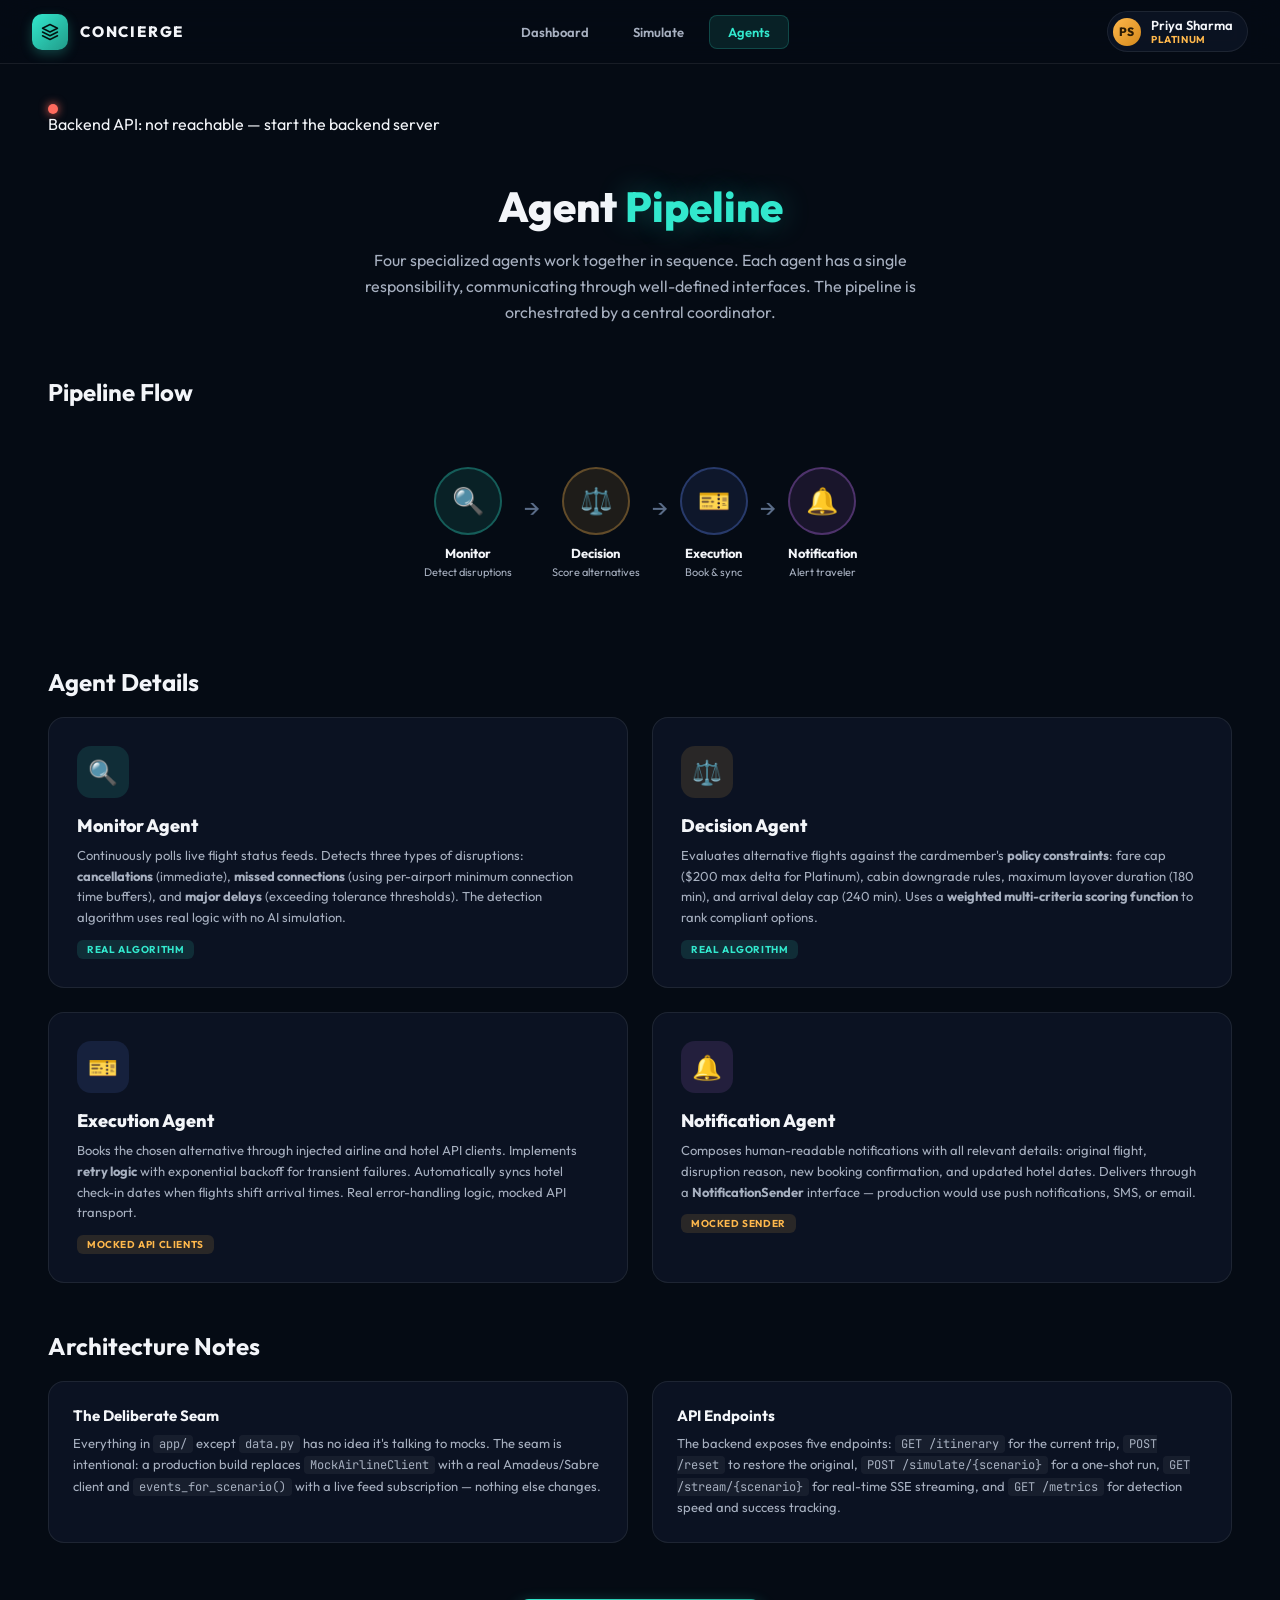
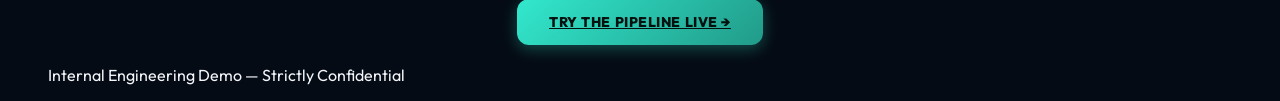
<file: frontend/agents.html>
<!DOCTYPE html>
<html lang="en">
<head>
  <meta charset="UTF-8">
  <meta name="viewport" content="width=device-width, initial-scale=1.0">
  <meta name="description" content="Explore the four-agent pipeline architecture — Monitor, Decision, Execution, and Notification agents.">
  <title>Agents — Concierge</title>
  <link href="https://fonts.googleapis.com/css2?family=Outfit:wght@400;500;600;700;800&family=JetBrains+Mono:wght@400;700&display=swap" rel="stylesheet">
  <link rel="stylesheet" href="styles.css">
</head>
<body class="has-topnav">

<nav class="topnav">
  <div class="brand">
    <div class="brand-mark">
      <svg width="18" height="18" viewBox="0 0 24 24" fill="none"><path d="M12 2L2 7l10 5 10-5-10-5zM2 17l10 5 10-5M2 12l10 5 10-5" stroke="#03120f" stroke-width="2" stroke-linecap="round" stroke-linejoin="round"/></svg>
    </div>
    <span class="brand-title">Concierge</span>
  </div>
  <div class="nav-links">
    <a href="index.html" class="nav-link">Dashboard</a>
    <a href="simulate.html" class="nav-link">Simulate</a>
    <a href="agents.html" class="nav-link active">Agents</a>
  </div>
  <div class="member-chip">
    <div class="member-avatar">PS</div>
    <div>
      <div class="member-name">Priya Sharma</div>
      <div class="member-tier">Platinum</div>
    </div>
  </div>
</nav>

<div class="wrap">
  <div class="connection-banner">
    <div class="connection-status">
      <div id="connDot" class="conn-dot checking"></div>
      <div>Backend API: <span id="connStatus" class="status-text">checking...</span></div>
    </div>
  </div>

  <div class="hero" style="padding: 48px 0 32px;">
    <h1>Agent <span class="accent">Pipeline</span></h1>
    <p>Four specialized agents work together in sequence. Each agent has a single responsibility, communicating through well-defined interfaces. The pipeline is orchestrated by a central coordinator.</p>
  </div>

  <h2>Pipeline Flow</h2>
  <div class="flow-diagram">
    <div class="flow-node monitor">
      <div class="node-circle">🔍</div>
      <div class="node-label">Monitor</div>
      <div class="node-sub">Detect disruptions</div>
    </div>
    <div class="flow-arrow">→</div>
    <div class="flow-node decision">
      <div class="node-circle">⚖️</div>
      <div class="node-label">Decision</div>
      <div class="node-sub">Score alternatives</div>
    </div>
    <div class="flow-arrow">→</div>
    <div class="flow-node execution">
      <div class="node-circle">🎫</div>
      <div class="node-label">Execution</div>
      <div class="node-sub">Book & sync</div>
    </div>
    <div class="flow-arrow">→</div>
    <div class="flow-node notification">
      <div class="node-circle">🔔</div>
      <div class="node-label">Notification</div>
      <div class="node-sub">Alert traveler</div>
    </div>
  </div>

  <h2 style="margin-top: 48px;">Agent Details</h2>
  <div class="grid grid-2">
    <div class="agent-card">
      <div class="agent-icon monitor">🔍</div>
      <h3>Monitor Agent</h3>
      <p>Continuously polls live flight status feeds. Detects three types of disruptions: <strong>cancellations</strong> (immediate), <strong>missed connections</strong> (using per-airport minimum connection time buffers), and <strong>major delays</strong> (exceeding tolerance thresholds). The detection algorithm uses real logic with no AI simulation.</p>
      <span class="agent-tag real">Real Algorithm</span>
    </div>

    <div class="agent-card">
      <div class="agent-icon decision">⚖️</div>
      <h3>Decision Agent</h3>
      <p>Evaluates alternative flights against the cardmember's <strong>policy constraints</strong>: fare cap ($200 max delta for Platinum), cabin downgrade rules, maximum layover duration (180 min), and arrival delay cap (240 min). Uses a <strong>weighted multi-criteria scoring function</strong> to rank compliant options.</p>
      <span class="agent-tag real">Real Algorithm</span>
    </div>

    <div class="agent-card">
      <div class="agent-icon execution">🎫</div>
      <h3>Execution Agent</h3>
      <p>Books the chosen alternative through injected airline and hotel API clients. Implements <strong>retry logic</strong> with exponential backoff for transient failures. Automatically syncs hotel check-in dates when flights shift arrival times. Real error-handling logic, mocked API transport.</p>
      <span class="agent-tag mock">Mocked API Clients</span>
    </div>

    <div class="agent-card">
      <div class="agent-icon notification">🔔</div>
      <h3>Notification Agent</h3>
      <p>Composes human-readable notifications with all relevant details: original flight, disruption reason, new booking confirmation, and updated hotel dates. Delivers through a <strong>NotificationSender</strong> interface — production would use push notifications, SMS, or email.</p>
      <span class="agent-tag mock">Mocked Sender</span>
    </div>
  </div>

  <h2 style="margin-top: 48px;">Architecture Notes</h2>
  <div class="grid grid-2">
    <div class="info-block">
      <h3>The Deliberate Seam</h3>
      <p>Everything in <code>app/</code> except <code>data.py</code> has no idea it's talking to mocks. The seam is intentional: a production build replaces <code>MockAirlineClient</code> with a real Amadeus/Sabre client and <code>events_for_scenario()</code> with a live feed subscription — nothing else changes.</p>
    </div>
    <div class="info-block">
      <h3>API Endpoints</h3>
      <p>The backend exposes five endpoints: <code>GET /itinerary</code> for the current trip, <code>POST /reset</code> to restore the original, <code>POST /simulate/{scenario}</code> for a one-shot run, <code>GET /stream/{scenario}</code> for real-time SSE streaming, and <code>GET /metrics</code> for detection speed and success tracking.</p>
    </div>
  </div>

  <div style="text-align:center;margin:40px 0 20px;">
    <a href="simulate.html" class="btn btn-primary" style="width:auto;padding:14px 32px;display:inline-block;">Try the Pipeline Live →</a>
  </div>

  <footer>
    <p>Internal Engineering Demo — Strictly Confidential</p>
  </footer>
</div>

<script>
const API_BASE = 'http://localhost:8000';
async function checkBackend() {
  try {
    const r = await fetch(`${API_BASE}/metrics`, { cache: 'no-store' });
    if (!r.ok) throw new Error();
    document.getElementById('connDot').className = 'conn-dot ok';
    document.getElementById('connStatus').textContent = 'connected';
  } catch (e) {
    document.getElementById('connDot').className = 'conn-dot bad';
    document.getElementById('connStatus').textContent = 'not reachable — start the backend server';
  }
}
checkBackend();
</script>
</body>
</html>
</file>
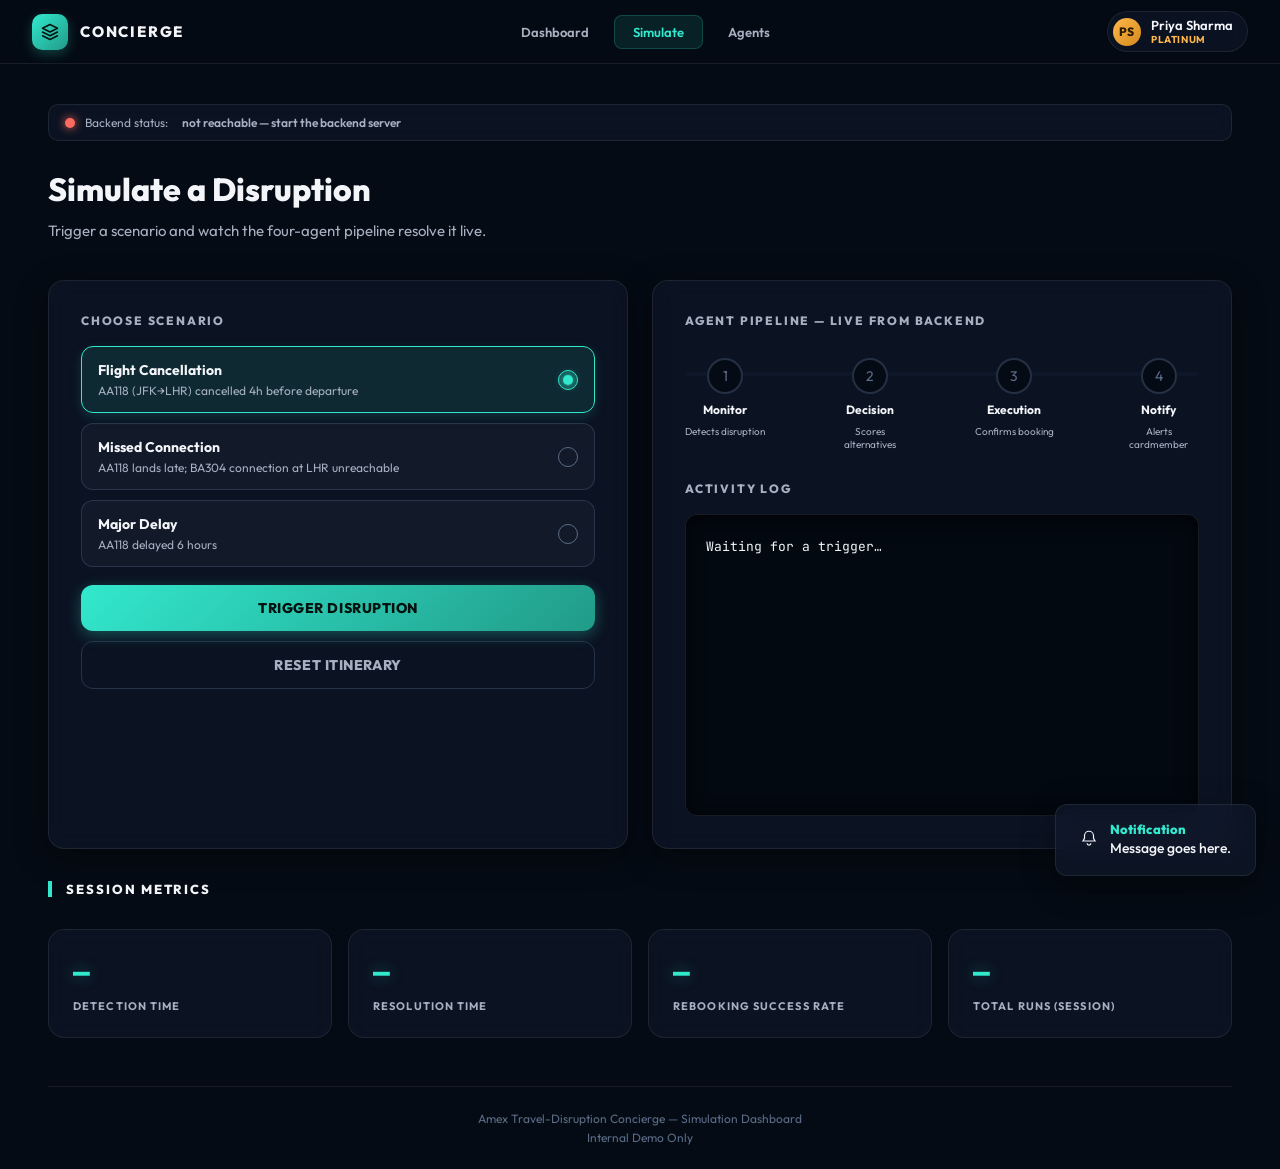
<file: frontend/simulate.html>
<!DOCTYPE html>
<html lang="en">
<head>
  <meta charset="UTF-8">
  <meta name="viewport" content="width=device-width, initial-scale=1.0">
  <meta name="description" content="Simulate flight disruptions and watch the four-agent pipeline resolve them in real time.">
  <title>Simulate — Concierge</title>
  <link href="https://fonts.googleapis.com/css2?family=Outfit:wght@400;500;600;700;800&family=JetBrains+Mono:wght@400;700&display=swap" rel="stylesheet">
  <link rel="stylesheet" href="styles.css">
</head>
<body class="has-topnav">

<nav class="topnav">
  <div class="brand">
    <div class="brand-mark">
      <svg width="18" height="18" viewBox="0 0 24 24" fill="none"><path d="M12 2L2 7l10 5 10-5-10-5zM2 17l10 5 10-5M2 12l10 5 10-5" stroke="#03120f" stroke-width="2" stroke-linecap="round" stroke-linejoin="round"/></svg>
    </div>
    <span class="brand-title">Concierge</span>
  </div>
  <div class="nav-links">
    <a href="index.html" class="nav-link">Dashboard</a>
    <a href="simulate.html" class="nav-link active">Simulate</a>
    <a href="agents.html" class="nav-link">Agents</a>
  </div>
  <div class="member-chip">
    <div class="member-avatar">PS</div>
    <div>
      <div class="member-name">Priya Sharma</div>
      <div class="member-tier">Platinum</div>
    </div>
  </div>
</nav>

<div class="wrap">
  <div class="conn-banner">
    <div class="conn-dot" id="connDot"></div>
    <span>Backend status: </span>
    <span id="connStatus" style="font-weight: 600; margin-left: 4px;">checking...</span>
  </div>

  <div class="page-header">
    <h1>Simulate a Disruption</h1>
    <p>Trigger a scenario and watch the four-agent pipeline resolve it live.</p>
  </div>

  <div class="grid grid-2">
    <div class="panel">
      <h2>Choose Scenario</h2>
      <div class="scenario-list" id="scenarioList"></div>
      <button class="btn btn-primary" id="runBtn">Trigger Disruption</button>
      <button class="btn btn-ghost" id="resetBtn">Reset Itinerary</button>
    </div>

    <div class="panel">
      <h2>Agent Pipeline — Live from Backend</h2>
      <div class="runway">
        <div class="runway-track"><div class="runway-fill" id="runwayFill"></div></div>
        <div class="stages" id="stages"></div>
      </div>
      <h2 style="margin-top:20px;">Activity Log</h2>
      <div class="terminal" id="terminal"><div class="empty">Waiting for a trigger…</div></div>
    </div>
  </div>

  <div class="options-section" id="optionsSection" style="display:none;">
    <div class="panel">
      <h2>Rebooking Options — Decision Agent Output</h2>
      <div class="options-grid" id="optionsGrid"></div>
      <div class="countdown-bar" id="countdownBar" style="display:none;">
        <div class="countdown-ring"><span id="countdownNum">10</span></div>
        <div class="countdown-text">Auto-confirming <b id="autoOptionLabel"></b> unless you choose differently.</div>
        <button class="btn btn-primary" style="width:auto;padding:10px 18px;text-transform:none;font-size:13px;" id="approveNowBtn">Approve now</button>
      </div>
    </div>
  </div>

  <div id="confirmSection"></div>

  <div class="section-title" style="margin-top:32px;">Session Metrics</div>
  <div class="metrics">
    <div class="metric"><div class="val" id="mDetect">—</div><div class="lbl">Detection time</div></div>
    <div class="metric"><div class="val" id="mResolve">—</div><div class="lbl">Resolution time</div></div>
    <div class="metric"><div class="val" id="mSuccess">—</div><div class="lbl">Rebooking success rate</div></div>
    <div class="metric"><div class="val" id="mRuns">—</div><div class="lbl">Total runs (session)</div></div>
  </div>

  <div class="page-footer">
    <div>Amex Travel-Disruption Concierge — Simulation Dashboard</div>
    <div style="margin-top:4px;">Internal Demo Only</div>
  </div>
</div>

<div class="toast" id="toast">
  <div class="ic"><svg width="18" height="18" viewBox="0 0 24 24" fill="none"><path d="M12 3a6 6 0 00-6 6v3.5L4 16h16l-2-3.5V9a6 6 0 00-6-6z" stroke="currentColor" stroke-width="1.6" fill="none"/><path d="M9.5 19a2.5 2.5 0 005 0" stroke="currentColor" stroke-width="1.6" fill="none"/></svg></div>
  <div>
    <div class="toast-title" id="toastTitle" style="font-weight: 800; font-size: 13px; color: var(--teal); margin-bottom: 2px;">Notification</div>
    <div class="toast-msg" id="toastMsg" style="font-weight: 500; line-height: 1.4;">Message goes here.</div>
  </div>
</div>

<script>
const API_BASE = 'http://localhost:8000';

const SCENARIOS = [
  { key: 'cancellation', label: 'Flight Cancellation', detail: 'AA118 (JFK→LHR) cancelled 4h before departure' },
  { key: 'missed', label: 'Missed Connection', detail: 'AA118 lands late; BA304 connection at LHR unreachable' },
  { key: 'delay', label: 'Major Delay', detail: 'AA118 delayed 6 hours' },
];
const STAGES = [
  { key: 'monitor', label: 'Monitor', sub: 'Detects disruption' },
  { key: 'decision', label: 'Decision', sub: 'Scores alternatives' },
  { key: 'execution', label: 'Execution', sub: 'Confirms booking' },
  { key: 'notification', label: 'Notify', sub: 'Alerts cardmember' },
];

let selectedScenario = 'cancellation';
let running = false;
let countdownTimer = null;
let currentEventSource = null;

// Connectivity check
async function checkBackend() {
  try {
    const r = await fetch(`${API_BASE}/metrics`, { cache: 'no-store' });
    if (!r.ok) throw new Error();
    document.getElementById('connDot').className = 'conn-dot ok';
    document.getElementById('connStatus').textContent = 'connected';
    refreshMetrics();
  } catch (e) {
    document.getElementById('connDot').className = 'conn-dot bad';
    document.getElementById('connStatus').textContent = 'not reachable — start the backend server';
  }
}
checkBackend();

// Scenario picker
const scenarioList = document.getElementById('scenarioList');
function renderScenarios() {
  scenarioList.innerHTML = '';
  SCENARIOS.forEach(s => {
    const btn = document.createElement('button');
    btn.className = 'scenario-btn' + (s.key === selectedScenario ? ' selected' : '');
    btn.innerHTML = `<div class="scenario-content"><div class="sc-label">${s.label}</div><div class="sc-detail">${s.detail}</div></div><div class="radio-dot"></div>`;
    btn.onclick = () => { if (running) return; selectedScenario = s.key; renderScenarios(); };
    scenarioList.appendChild(btn);
  });
}
renderScenarios();

// Pipeline stage UI
const stagesEl = document.getElementById('stages');
function renderStages(stateMap) {
  stagesEl.innerHTML = '';
  STAGES.forEach((st, i) => {
    const state = stateMap[st.key] || 'idle';
    const div = document.createElement('div');
    div.className = 'stage' + (state === 'active' ? ' active' : state === 'done' ? ' done' : '');
    div.innerHTML = `<div class="stage-dot">${state === 'done' ? '✓' : i + 1}</div><div class="stage-label">${st.label}</div><div class="stage-sub">${st.sub}</div>`;
    stagesEl.appendChild(div);
  });
}
renderStages({});
function setRunwayFill(pct) { document.getElementById('runwayFill').style.width = pct + '%'; }

const terminal = document.getElementById('terminal');
function logLine(agent, msg, warn = false) {
  if (terminal.querySelector('.empty')) terminal.innerHTML = '';
  const t = new Date().toLocaleTimeString('en-GB');
  const line = document.createElement('div');
  line.className = 'log-line' + (warn ? ' warn' : '');
  line.innerHTML = `<span class="t">${t}</span><span class="agent">${agent}</span><span class="msg">${msg}</span>`;
  terminal.appendChild(line);
  terminal.scrollTop = terminal.scrollHeight;
}
function showToast(title, msg) {
  const toast = document.getElementById('toast');
  document.getElementById('toastTitle').textContent = title;
  document.getElementById('toastMsg').textContent = msg;
  toast.classList.add('show');
  setTimeout(() => toast.classList.remove('show'), 6000);
  // Also store for dashboard page
  localStorage.setItem('concierge_toast', JSON.stringify({ title, message: msg }));
}
function fmtTime(iso) {
  const d = new Date(iso);
  return d.toLocaleString('en-GB', { month: 'short', day: 'numeric', hour: '2-digit', minute: '2-digit' });
}

async function refreshMetrics() {
  try {
    const r = await fetch(`${API_BASE}/metrics`);
    const m = await r.json();
    document.getElementById('mDetect').textContent = m.avg_detect_s ? m.avg_detect_s.toFixed(3) + 's' : '—';
    document.getElementById('mResolve').textContent = m.avg_resolve_s ? m.avg_resolve_s.toFixed(3) + 's' : '—';
    document.getElementById('mSuccess').textContent = m.total_runs ? `${Math.round(m.success_rate * 100)}%` : '—';
    document.getElementById('mRuns').textContent = m.total_runs ?? '—';
  } catch (e) { }
}

// Main run: SSE from backend
const runBtn = document.getElementById('runBtn');
const resetBtn = document.getElementById('resetBtn');
runBtn.addEventListener('click', runDisruption);
resetBtn.addEventListener('click', resetAll);

function runDisruption() {
  if (running) return;
  running = true;
  runBtn.disabled = true;
  runBtn.textContent = 'Running…';
  document.getElementById('optionsSection').style.display = 'none';
  document.getElementById('confirmSection').innerHTML = '';
  terminal.innerHTML = '';
  setRunwayFill(0);
  const stateMap = {};
  renderStages(stateMap);

  if (currentEventSource) currentEventSource.close();
  const es = new EventSource(`${API_BASE}/stream/${selectedScenario}`);
  currentEventSource = es;

  es.addEventListener('stage', (e) => {
    const d = JSON.parse(e.data);
    handleStageEvent(d, stateMap, es);
  });

  es.addEventListener('error', () => {
    if (es.readyState === EventSource.CLOSED) return;
    logLine('system', 'Connection to backend lost or unavailable.', true);
    es.close();
    running = false;
    runBtn.disabled = false;
    runBtn.textContent = 'Trigger Disruption';
  });
}

function handleStageEvent(d, stateMap, es) {
  if (d.stage === 'monitor' && d.status === 'active') {
    stateMap.monitor = 'active'; renderStages(stateMap);
    logLine('monitor', d.message);
  } else if (d.stage === 'monitor' && d.status === 'done') {
    document.getElementById('mDetect').textContent = d.detect_s.toFixed(3) + 's';
    logLine('monitor', d.detail, true);
    stateMap.monitor = 'done'; renderStages(stateMap); setRunwayFill(33);
  } else if (d.stage === 'monitor' && d.status === 'none') {
    logLine('monitor', d.message);
    es.close();
    running = false; runBtn.disabled = false; runBtn.textContent = 'Trigger Disruption';
  } else if (d.stage === 'decision' && d.status === 'active') {
    stateMap.decision = 'active'; renderStages(stateMap);
    logLine('decision', d.message);
  } else if (d.stage === 'decision' && d.status === 'done') {
    logLine('decision', `Ranked ${d.options.length} options against policy limits`);
    stateMap.decision = 'done'; renderStages(stateMap); setRunwayFill(66);
    renderOptions(d.options);
  } else if (d.stage === 'decision' && d.status === 'no_option') {
    logLine('decision', d.message, true);
    es.close();
    running = false; runBtn.disabled = false; runBtn.textContent = 'Trigger Disruption';
    document.getElementById('confirmSection').innerHTML = `
      <div class="confirm-banner bad"><div class="ic">✕</div>
        <div><h3>Escalated to a human agent</h3><p>No candidate satisfied the cardmember's policy limits, so the concierge did not act autonomously.</p></div>
      </div>`;
  } else if (d.stage === 'awaiting_approval') {
    logLine('decision', 'Awaiting cardmember approval or auto-confirm window', true);
    es.close();
    running = false; runBtn.disabled = false; runBtn.textContent = 'Trigger Disruption';
  }
}

function renderOptions(options) {
  const section = document.getElementById('optionsSection');
  const grid = document.getElementById('optionsGrid');
  grid.innerHTML = '';
  section.style.display = 'block';

  options.forEach(opt => {
    const card = document.createElement('div');
    card.className = 'option-card' + (opt.recommended ? ' recommended' : '') + (!opt.within_policy ? ' flagged' : '');
    const fareLabel = opt.fare_delta === 0 ? 'No fare change' : (opt.fare_delta > 0 ? `+$${opt.fare_delta.toFixed(0)}` : `$${Math.abs(opt.fare_delta).toFixed(0)} credited`);
    const stopsLabel = opt.stops === 0 ? 'Direct' : `${opt.stops} stop · ${opt.layover_minutes}m layover`;
    card.innerHTML = `
      ${opt.recommended ? '<div class="rec-tag">Recommended</div>' : ''}
      <div class="option-flight">${opt.flight_no}</div>
      <div class="option-detail">${opt.origin} → ${opt.destination}</div>
      <div class="option-detail">${stopsLabel} · Departs ${fmtTime(opt.departure)} · ${opt.cabin.replace('_', ' ')}</div>
      <div class="option-badges">
        <span class="badge fare">${fareLabel}</span>
        <span class="badge ${opt.within_policy ? 'policy-ok' : 'policy-bad'}">${opt.within_policy ? 'Within policy' : 'Exceeds policy'}</span>
      </div>
      ${opt.violations.length ? `<ul class="violation-list">${opt.violations.map(v => `<li>${v}</li>`).join('')}</ul>` : ''}
      <button class="option-select" ${!opt.within_policy ? 'disabled' : ''}>${opt.within_policy ? 'Choose this option' : 'Not available'}</button>
    `;
    if (opt.within_policy) {
      card.querySelector('.option-select').onclick = () => confirmOption(opt, opt.recommended ? 'auto' : 'manual');
    }
    grid.appendChild(card);
  });

  const bar = document.getElementById('countdownBar');
  const recommended = options.find(o => o.recommended);
  if (!recommended) { bar.style.display = 'none'; return; }
  bar.style.display = 'flex';
  document.getElementById('autoOptionLabel').textContent = recommended.flight_no;
  let remaining = 10;
  document.getElementById('countdownNum').textContent = remaining;
  document.querySelector('.countdown-ring').style.setProperty('--pct', 100);
  document.getElementById('approveNowBtn').onclick = () => confirmOption(recommended, 'manual-approve');

  clearInterval(countdownTimer);
  countdownTimer = setInterval(() => {
    remaining -= 1;
    if (remaining <= 0) {
      clearInterval(countdownTimer);
      confirmOption(recommended, 'auto');
      return;
    }
    document.getElementById('countdownNum').textContent = remaining;
    document.querySelector('.countdown-ring').style.setProperty('--pct', (remaining / 10) * 100);
  }, 1000);
}

async function confirmOption(opt, mode) {
  clearInterval(countdownTimer);
  document.getElementById('countdownBar').style.display = 'none';
  document.querySelectorAll('.option-select').forEach(b => b.disabled = true);
  setRunwayFill(80);
  logLine('execution', `Booking ${opt.flight_no} via /execute`);

  // Update stage visuals
  const stagesEls = document.querySelectorAll('.stage');
  if (stagesEls[2]) { stagesEls[2].className = 'stage active'; }

  try {
    const r = await fetch(`${API_BASE}/execute/${selectedScenario}?flight_no=${encodeURIComponent(opt.flight_no)}`, { method: 'POST' });
    if (!r.ok) {
      const err = await r.json();
      logLine('execution', `Failed: ${err.detail}`, true);
      return;
    }
    const data = await r.json();

    // Mark execution done and notification done
    if (stagesEls[2]) { stagesEls[2].className = 'stage done'; }
    if (stagesEls[3]) { stagesEls[3].className = 'stage done'; }

    if (data.fallback_occurred) {
      logLine('execution', `Contention: 0 seats left on ${opt.flight_no}, fell back to ${data.chosen.flight_no}`, true);
    }

    logLine('execution', `Confirmed — ${data.booking_ref}`);
    logLine('notification', data.notification.message);

    showToast(data.notification.title, data.notification.message);
    setRunwayFill(100);

    // Store itinerary update for dashboard
    localStorage.setItem('concierge_itinerary_update', JSON.stringify({
      routeOut: `${data.chosen.origin} → ${data.chosen.destination}`,
      legOutTime: `Departs ${fmtTime(data.chosen.departure)} · ${data.chosen.cabin.replace('_', ' ')}`,
      legOutFlight: data.chosen.flight_no,
      hotelDates: data.new_hotel_check_in ? 'Shifted to ' + fmtTime(data.new_hotel_check_in) : null,
      statusTag: { kind: 'rebooked', text: 'Rebooked' }
    }));

    const modeText = mode === 'auto' ? 'confirmed automatically after the review window'
      : mode === 'manual-approve' ? 'approved immediately by you'
      : 'selected by you, overriding the recommendation';

    document.getElementById('confirmSection').innerHTML = `
      <div class="confirm-banner"><div class="ic">✓</div>
        <div><h3>Rebooking complete</h3>
        <p>${data.chosen.flight_no} was ${modeText}, confirmed via a real POST to /execute. Your hotel check-in was synced automatically and a notification was sent.</p></div>
      </div>`;

    refreshMetrics();
  } catch (e) {
    logLine('execution', 'Could not reach backend to execute the booking.', true);
  }
}

function resetAll() {
  clearInterval(countdownTimer);
  if (currentEventSource) currentEventSource.close();
  running = false;
  runBtn.disabled = false;
  runBtn.textContent = 'Trigger Disruption';
  document.getElementById('optionsSection').style.display = 'none';
  document.getElementById('confirmSection').innerHTML = '';
  terminal.innerHTML = '<div class="empty">Waiting for a trigger…</div>';
  renderStages({});
  setRunwayFill(0);
  document.getElementById('mDetect').textContent = '—';
  fetch(`${API_BASE}/reset`, { method: 'POST' }).catch(() => {});
  localStorage.removeItem('concierge_itinerary_update');
}
</script>
</body>
</html>
</file>
<file: frontend/styles.css>
:root {
  --ink-900: #050b14;
  --ink-800: rgba(18, 27, 46, 0.65);
  --ink-700: rgba(26, 39, 64, 0.7);
  --steel-600: rgba(58, 74, 99, 0.6);
  --steel-500: #5A6C88;
  --teal: #32E8CD;
  --teal-dim: #219b89;
  --amber: #FFB84C;
  --red: #FF6B5E;
  --paper: #F3F5F9;
  --paper-dim: #A7B0C0;
  --mono: 'JetBrains Mono', Consolas, monospace;
  --sans: 'Outfit', -apple-system, BlinkMacSystemFont, sans-serif;
  --glass-bg: rgba(18, 27, 46, 0.55);
  --glass-border: rgba(255, 255, 255, 0.08);
  --shadow: 0 8px 32px 0 rgba(0, 0, 0, 0.37);
}

/* 2. CRITICAL - Fix white edges on scroll */
html {
  margin: 0;
  padding: 0;
  background: #050b14; /* solid fallback so there's never white */
  scroll-behavior: smooth;
}

body {
  margin: 0;
  padding: 0;
  background: #050b14; /* solid base */
  color: var(--paper);
  font-family: var(--sans);
  min-height: 100vh;
  position: relative;
}

body::before {
  content: '';
  position: fixed;
  inset: 0;
  z-index: -1;
  background: radial-gradient(ellipse 120% 80% at 15% 20%, #16233c 0%, #0a1525 40%, #050b14 70%);
}

/* 3. Wrap */
.wrap {
  max-width: 1200px;
  margin: 0 auto;
  padding: 0 48px; /* Increased padding for better side alignment */
}

/* 4. Navigation bar */
.topnav {
  position: fixed;
  top: 0;
  left: 0;
  width: 100%;
  z-index: 100;
  height: 64px;
  background: rgba(5, 11, 20, 0.85);
  backdrop-filter: blur(16px);
  border-bottom: 1px solid var(--glass-border);
  display: flex;
  align-items: center;
  justify-content: space-between;
  padding: 0 32px;
  box-sizing: border-box;
}

.topnav .brand {
  display: flex;
  align-items: center;
  gap: 12px;
}

.topnav .brand-mark {
  width: 36px;
  height: 36px;
  border-radius: 10px;
  background: linear-gradient(135deg, var(--teal), var(--teal-dim));
  display: flex;
  align-items: center;
  justify-content: center;
  box-shadow: 0 4px 12px rgba(50, 232, 205, 0.25);
}

.topnav .brand-title {
  font-size: 15px;
  letter-spacing: 0.12em;
  text-transform: uppercase;
  font-weight: 800;
  color: var(--paper);
}

.topnav .nav-links {
  display: flex;
  gap: 6px;
}

.topnav .nav-link {
  padding: 8px 18px;
  border-radius: 8px;
  font-size: 13px;
  font-weight: 600;
  color: var(--paper-dim);
  text-decoration: none;
  transition: all 0.2s ease;
  border: 1px solid transparent;
}

.topnav .nav-link:hover {
  color: var(--paper);
  background: rgba(255, 255, 255, 0.05);
}

.topnav .nav-link.active {
  color: var(--teal);
  background: rgba(50, 232, 205, 0.1);
  border-color: rgba(50, 232, 205, 0.2);
}

.topnav .member-chip {
  display: flex;
  align-items: center;
  gap: 10px;
  background: var(--glass-bg);
  backdrop-filter: blur(10px);
  border: 1px solid var(--glass-border);
  border-radius: 999px;
  padding: 5px 14px 5px 5px;
}

.topnav .member-avatar {
  width: 28px;
  height: 28px;
  border-radius: 50%;
  background: linear-gradient(135deg, #FFB84C, #d4891b);
  display: flex;
  align-items: center;
  justify-content: center;
  font-size: 12px;
  font-weight: 800;
  color: #2b1b04;
}

.topnav .member-name {
  font-size: 13px;
  font-weight: 600;
  color: var(--paper);
}

.topnav .member-tier {
  font-size: 10px;
  color: var(--amber);
  text-transform: uppercase;
  letter-spacing: 0.06em;
  font-weight: 700;
}

/* 5. Page body padding */
body.has-topnav {
  padding-top: 104px; /* Increased top padding for breathing room */
}

/* 6. Connection banner */
.conn-banner {
  display: flex;
  align-items: center;
  gap: 10px;
  font-size: 12px;
  color: var(--paper-dim);
  margin-bottom: 28px;
  padding: 10px 16px;
  background: var(--glass-bg);
  backdrop-filter: blur(8px);
  border: 1px solid var(--glass-border);
  border-radius: 10px;
}

.conn-dot {
  width: 10px;
  height: 10px;
  border-radius: 50%;
  background: var(--steel-500);
  box-shadow: 0 0 6px var(--steel-500);
}

.conn-dot.ok {
  background: var(--teal);
  box-shadow: 0 0 10px var(--teal);
}

.conn-dot.bad {
  background: var(--red);
  box-shadow: 0 0 10px var(--red);
}

.conn-banner code {
  font-family: var(--mono);
  color: var(--paper);
  background: rgba(255, 255, 255, 0.05);
  padding: 2px 6px;
  border-radius: 4px;
}

/* 7. Section titles */
.section-title {
  font-size: 13px;
  letter-spacing: 0.15em;
  text-transform: uppercase;
  color: var(--paper);
  font-weight: 800;
  margin: 40px 0 20px;
  padding-left: 14px;
  border-left: 4px solid var(--teal);
  display: flex;
  align-items: center;
}

/* 8. Panels */
.panel {
  background: var(--glass-bg);
  backdrop-filter: blur(12px);
  border: 1px solid var(--glass-border);
  border-radius: 16px;
  padding: 32px; /* Increased padding */
  box-shadow: var(--shadow);
  box-sizing: border-box;
  transition: transform 0.3s cubic-bezier(0.2, 0.8, 0.2, 1), box-shadow 0.3s ease;
}

.panel:hover {
  transform: translateY(-4px);
  box-shadow: 0 16px 40px rgba(0, 0, 0, 0.45);
}

.panel h2 {
  font-size: 12px;
  letter-spacing: 0.15em;
  text-transform: uppercase;
  color: var(--paper-dim);
  margin: 0 0 18px;
  font-weight: 800;
}

/* 9. Grid */
.grid {
  display: grid;
  gap: 24px;
}

.grid-2 { grid-template-columns: 1fr 1fr; }
.grid-3 { grid-template-columns: repeat(3, 1fr); }
.grid-4 { grid-template-columns: repeat(4, 1fr); }

@media (max-width: 900px) {
  .grid-2, .grid-3 { grid-template-columns: 1fr; }
  .grid-4 { grid-template-columns: repeat(2, 1fr); }
}

@media (max-width: 600px) {
  .grid-4 { grid-template-columns: 1fr; }
}

/* 10. Flight Pass card */
.pass {
  position: relative;
  background: linear-gradient(160deg, rgba(24, 39, 66, 0.85), rgba(16, 26, 46, 0.95));
  backdrop-filter: blur(10px);
  border: 1px solid var(--glass-border);
  border-radius: 16px;
  padding: 32px; /* Increased padding */
  overflow: hidden;
  box-shadow: 0 10px 30px rgba(0, 0, 0, 0.4);
  transition: transform 0.3s cubic-bezier(0.2, 0.8, 0.2, 1), box-shadow 0.3s ease;
}

.pass:hover {
  transform: translateY(-4px);
  box-shadow: 0 16px 40px rgba(0, 0, 0, 0.5);
}

.pass::before,
.pass::after {
  content: '';
  position: absolute;
  top: 50%;
  width: 20px;
  height: 20px;
  background: #050b14;
  border-radius: 50%;
  transform: translateY(-50%);
  border: 1px solid var(--glass-border);
}

.pass::before {
  left: -10px;
}

.pass::after {
  right: -10px;
}

.pass-row {
  display: flex;
  justify-content: space-between;
  align-items: flex-start;
  gap: 12px;
}

.leg {
  flex: 1;
}

.leg .route {
  font-family: var(--mono);
  font-size: 26px;
  font-weight: 700;
  display: flex;
  align-items: center;
  gap: 10px;
}

.leg .route .plane-ic {
  color: var(--teal);
  font-size: 20px;
}

.leg .sub {
  font-size: 13px;
  color: var(--paper-dim);
  margin-top: 6px;
  font-family: var(--mono);
}

.leg .flightno {
  font-size: 12px;
  color: var(--amber);
  margin-top: 8px;
  font-family: var(--mono);
  font-weight: 700;
  background: rgba(255, 184, 76, 0.1);
  display: inline-block;
  padding: 2px 8px;
  border-radius: 4px;
  letter-spacing: 0.05em;
}

.pass-divider {
  border-top: 2px dashed var(--steel-600);
  margin: 18px 0;
  opacity: 0.5;
}

.pass-foot {
  display: flex;
  justify-content: space-between;
  font-size: 12px;
  color: var(--paper-dim);
  margin-top: 6px;
  font-weight: 600;
  align-items: center;
}

.status-tag {
  display: inline-block;
  padding: 4px 10px;
  border-radius: 6px;
  font-weight: 700;
  text-transform: uppercase;
  letter-spacing: 0.05em;
  font-size: 10px;
}

.status-tag.ok {
  color: var(--teal);
  background: rgba(50, 232, 205, 0.1);
  border: 1px solid rgba(50, 232, 205, 0.2);
}

.status-tag.disrupted {
  color: var(--red);
  background: rgba(255, 107, 94, 0.1);
  border: 1px solid rgba(255, 107, 94, 0.2);
  animation: pulse-red 2s infinite;
}

.status-tag.rebooked {
  color: var(--amber);
  background: rgba(255, 184, 76, 0.1);
  border: 1px solid rgba(255, 184, 76, 0.2);
}

.hotel-row {
  display: flex;
  align-items: center;
  gap: 12px;
  margin-top: 16px;
  font-size: 13px;
}

/* 11. Scenario buttons */
.scenario-list {
  display: flex;
  flex-direction: column;
  gap: 10px;
  margin-bottom: 18px;
}

.scenario-btn {
  display: flex;
  flex-direction: row;
  justify-content: space-between;
  align-items: center;
  background: rgba(255, 255, 255, 0.03);
  border: 1px solid var(--steel-600);
  border-radius: 12px;
  padding: 14px 16px;
  cursor: pointer;
  font-size: 14px;
  font-family: var(--sans);
  transition: all 0.2s;
  color: var(--paper);
}

.scenario-btn:hover {
  border-color: var(--teal);
  background: rgba(50, 232, 205, 0.05);
  transform: translateY(-1px);
}

.scenario-btn.selected {
  border-color: var(--teal);
  background: rgba(50, 232, 205, 0.1);
  box-shadow: 0 4px 12px rgba(50, 232, 205, 0.15);
}

.scenario-content {
  display: flex;
  flex-direction: column;
  align-items: flex-start;
  text-align: left;
  gap: 4px;
}

.sc-label {
  font-weight: 700;
  font-size: 14px;
  color: var(--paper);
}

.sc-detail {
  font-size: 12px;
  color: var(--paper-dim);
}

.scenario-btn .radio-dot {
  width: 18px;
  height: 18px;
  border-radius: 50%;
  border: 1px solid var(--steel-500);
  position: relative;
  display: flex;
  align-items: center;
  justify-content: center;
}

.scenario-btn.selected .radio-dot {
  border-color: var(--teal);
  background: rgba(50, 232, 205, 0.15);
}

.scenario-btn.selected .radio-dot::after {
  content: '';
  width: 10px;
  height: 10px;
  background: var(--teal);
  border-radius: 50%;
  box-shadow: 0 0 8px var(--teal);
}

/* 12. Buttons */
.btn {
  width: 100%;
  padding: 14px 18px;
  border-radius: 12px;
  border: none;
  font-size: 14px;
  font-weight: 800;
  cursor: pointer;
  font-family: var(--sans);
  transition: all 0.2s;
  text-transform: uppercase;
  letter-spacing: 0.04em;
  box-sizing: border-box;
}

.btn-primary {
  background: linear-gradient(135deg, var(--teal), var(--teal-dim));
  color: #03120f;
  box-shadow: 0 4px 15px rgba(50, 232, 205, 0.3);
}

.btn-primary:hover:not(:disabled) {
  transform: translateY(-2px);
  box-shadow: 0 6px 20px rgba(50, 232, 205, 0.4);
}

.btn-primary:disabled {
  background: var(--steel-600);
  color: var(--paper-dim);
  opacity: 0.7;
  box-shadow: none;
  cursor: not-allowed;
}

.btn-ghost {
  background: transparent;
  border: 1px solid var(--steel-600);
  color: var(--paper-dim);
  margin-top: 10px;
}

.btn-ghost:hover {
  border-color: var(--paper-dim);
  color: var(--paper);
  background: rgba(255, 255, 255, 0.05);
}

/* 13. Pipeline / Runway */
.runway {
  position: relative;
  margin: 30px 0;
}

.runway-track {
  position: absolute;
  top: 14px;
  left: 0;
  right: 0;
  height: 4px;
  background: var(--ink-800);
  border-radius: 2px;
  z-index: 1;
}

.runway-fill {
  position: absolute;
  top: 14px;
  left: 0;
  height: 4px;
  background: linear-gradient(90deg, var(--teal-dim), var(--teal));
  box-shadow: 0 0 10px rgba(50, 232, 205, 0.5);
  border-radius: 2px;
  z-index: 2;
  transition: width 0.5s ease;
}

.stages {
  display: flex;
  justify-content: space-between;
  position: relative;
  z-index: 3;
}

.stage {
  display: flex;
  flex-direction: column;
  align-items: center;
  gap: 8px;
  width: 80px;
}

.stage-dot {
  width: 32px;
  height: 32px;
  border-radius: 50%;
  background: var(--ink-900);
  border: 2px solid var(--steel-600);
  display: flex;
  align-items: center;
  justify-content: center;
  font-size: 14px;
  color: var(--steel-500);
  transition: all 0.3s;
}

.stage.active .stage-dot {
  border-color: var(--teal);
  color: var(--teal);
  background: rgba(50, 232, 205, 0.1);
  animation: pulse 2s infinite;
}

.stage.done .stage-dot {
  border-color: var(--teal);
  background: var(--teal);
  color: #03120f;
}

.stage-label {
  font-size: 12px;
  font-weight: 700;
  color: var(--paper);
  text-align: center;
}

.stage-sub {
  font-size: 10px;
  color: var(--paper-dim);
  text-align: center;
}

/* 14. Terminal log */
.terminal {
  background: rgba(3, 8, 15, 0.85);
  backdrop-filter: blur(10px);
  border: 1px solid rgba(255, 255, 255, 0.08);
  border-radius: 12px;
  padding: 20px;
  height: 260px;
  overflow-y: auto;
  font-family: var(--mono);
  font-size: 13px;
  line-height: 1.8;
  box-shadow: inset 0 4px 20px rgba(0, 0, 0, 0.6);
}

.log-line {
  animation: fade-in 0.3s ease-out forwards;
  margin-bottom: 6px;
}

.log-line .t {
  color: var(--steel-500);
  margin-right: 8px;
}

.log-line .agent {
  color: var(--amber);
  font-weight: 700;
  margin-right: 8px;
}

.log-line .msg {
  color: var(--paper);
}

/* 15. Options grid */
.options-section {
  margin-top: 30px;
}

.options-grid {
  display: flex;
  flex-direction: column;
  gap: 16px;
}

.option-card {
  background: rgba(255, 255, 255, 0.02);
  border: 1px solid var(--steel-600);
  border-radius: 16px;
  padding: 20px;
  position: relative;
  transition: all 0.2s;
  cursor: pointer;
}

.option-card:hover {
  background: rgba(255, 255, 255, 0.05);
  border-color: var(--paper-dim);
  transform: translateY(-3px);
  box-shadow: 0 8px 24px rgba(0,0,0,0.3);
}

.option-card.recommended {
  border-color: var(--teal);
  background: rgba(50, 232, 205, 0.05);
}

.option-card.flagged {
  border-color: var(--amber);
  background: rgba(255, 184, 76, 0.05);
}

.rec-tag {
  position: absolute;
  top: -12px;
  left: 20px;
  background: var(--teal);
  color: #03120f;
  font-size: 10px;
  font-weight: 800;
  padding: 4px 10px;
  border-radius: 6px;
  text-transform: uppercase;
  letter-spacing: 0.05em;
  box-shadow: 0 4px 10px rgba(50, 232, 205, 0.3);
}

.option-flight {
  font-size: 18px;
  font-family: var(--mono);
  font-weight: 700;
  color: var(--paper);
  display: flex;
  align-items: center;
  gap: 12px;
  margin-bottom: 8px;
}

.option-detail {
  font-size: 13px;
  color: var(--paper-dim);
  margin-bottom: 12px;
}

.option-badges {
  display: flex;
  gap: 8px;
  flex-wrap: wrap;
}

.badge {
  font-size: 10px;
  padding: 4px 8px;
  border-radius: 4px;
  font-weight: 700;
  text-transform: uppercase;
  letter-spacing: 0.05em;
}

.badge.policy-ok {
  background: rgba(50, 232, 205, 0.1);
  color: var(--teal);
  border: 1px solid rgba(50, 232, 205, 0.2);
}

.badge.policy-bad {
  background: rgba(255, 107, 94, 0.1);
  color: var(--red);
  border: 1px solid rgba(255, 107, 94, 0.2);
}

.badge.fare {
  background: rgba(255, 255, 255, 0.1);
  color: var(--paper);
  border: 1px solid rgba(255, 255, 255, 0.2);
}

.violation-list {
  margin-top: 12px;
  padding-top: 12px;
  border-top: 1px dashed var(--steel-600);
  font-size: 12px;
  color: var(--amber);
}

.option-select {
  margin-top: 16px;
  width: 100%;
  padding: 10px;
  border-radius: 8px;
  background: var(--teal);
  color: #03120f;
  font-weight: 800;
  border: none;
  cursor: pointer;
  text-transform: uppercase;
  transition: all 0.2s;
}

.option-select:hover {
  background: var(--teal-dim);
}

/* 16. Countdown bar and confirm banner */
.countdown-bar {
  height: 4px;
  background: var(--steel-600);
  border-radius: 2px;
  overflow: hidden;
  margin-top: 12px;
}

.countdown-fill {
  height: 100%;
  background: var(--teal);
  width: 100%;
  transition: width 1s linear;
}

.confirm-banner {
  background: rgba(50, 232, 205, 0.1);
  border: 1px solid rgba(50, 232, 205, 0.3);
  color: var(--teal);
  padding: 16px;
  border-radius: 12px;
  text-align: center;
  font-weight: 700;
  margin-bottom: 24px;
}

.confirm-banner.bad {
  background: rgba(255, 107, 94, 0.1);
  border-color: rgba(255, 107, 94, 0.3);
  color: var(--red);
}

/* 17. Metrics grid */
.metrics {
  margin-top: 32px;
  display: grid;
  grid-template-columns: repeat(4, 1fr);
  gap: 16px;
}

@media (max-width: 900px) {
  .metrics {
    grid-template-columns: repeat(2, 1fr);
  }
}

@media (max-width: 600px) {
  .metrics {
    grid-template-columns: 1fr;
  }
}

.metric {
  background: var(--glass-bg);
  backdrop-filter: blur(12px);
  border: 1px solid var(--glass-border);
  border-radius: 16px;
  padding: 24px;
  transition: transform 0.3s cubic-bezier(0.2, 0.8, 0.2, 1), box-shadow 0.3s ease;
}

.metric:hover {
  transform: translateY(-4px);
  box-shadow: 0 12px 32px rgba(0, 0, 0, 0.4);
}

.metric .val {
  font-family: var(--mono);
  font-size: 28px;
  font-weight: 800;
  color: var(--teal);
  text-shadow: 0 0 15px rgba(50, 232, 205, 0.4);
  margin-bottom: 8px;
}

.metric .lbl {
  font-size: 11px;
  text-transform: uppercase;
  color: var(--paper-dim);
  font-weight: 700;
  letter-spacing: 0.1em;
}

/* 18. Toast notification */
.toast {
  position: fixed;
  bottom: 24px;
  right: 24px;
  background: var(--ink-800);
  backdrop-filter: blur(12px);
  border: 1px solid var(--glass-border);
  border-radius: 12px;
  padding: 16px 24px;
  color: var(--paper);
  font-size: 14px;
  font-weight: 600;
  box-shadow: var(--shadow);
  z-index: 1000;
  animation: fade-in 0.3s ease-out;
  display: flex;
  align-items: center;
  gap: 12px;
}

/* 19. Hero section */
.hero {
  padding: 60px 0 40px;
  text-align: center;
}

.hero h1 {
  font-size: 42px;
  font-weight: 800;
  margin: 0;
  color: var(--paper);
  line-height: 1.2;
}

.hero h1 span.accent {
  color: var(--teal);
  text-shadow: 0 0 30px rgba(50, 232, 205, 0.3);
}

.hero p {
  font-size: 16px;
  color: var(--paper-dim);
  max-width: 560px;
  margin: 16px auto 0;
  line-height: 1.6;
}

.hero-actions {
  display: flex;
  justify-content: center;
  gap: 16px;
  margin-top: 40px;
}

/* 19b. Page Header (Simulate) */
.page-header {
  margin: 20px 0 40px;
}

.page-header h1 {
  font-size: 32px;
  font-weight: 800;
  margin: 0 0 12px;
  color: var(--paper);
}

.page-header p {
  font-size: 15px;
  color: var(--paper-dim);
  margin: 0;
}

.hero-actions .btn {
  width: auto;
  padding: 14px 28px;
}

/* 20. Agent cards */
.agent-card {
  background: var(--glass-bg);
  border-radius: 16px;
  padding: 28px;
  border: 1px solid var(--glass-border);
  transition: all 0.25s;
  box-sizing: border-box;
}

.agent-card:hover {
  transform: translateY(-4px);
  box-shadow: 0 16px 40px rgba(0, 0, 0, 0.45);
}

.agent-card .agent-icon {
  width: 52px;
  height: 52px;
  border-radius: 14px;
  display: flex;
  align-items: center;
  justify-content: center;
  font-size: 24px;
  margin-bottom: 16px;
}

.agent-card .agent-icon.monitor {
  background: rgba(50, 232, 205, 0.12);
  color: var(--teal);
}

.agent-card .agent-icon.decision {
  background: rgba(255, 184, 76, 0.12);
  color: var(--amber);
}

.agent-card .agent-icon.execution {
  background: rgba(100, 140, 255, 0.12);
  color: #8BABFF;
}

.agent-card .agent-icon.notification {
  background: rgba(200, 120, 255, 0.12);
  color: #C988FF;
}

.agent-card h3 {
  font-size: 18px;
  font-weight: 800;
  margin: 0 0 8px;
  color: var(--paper);
}

.agent-card p {
  font-size: 13px;
  color: var(--paper-dim);
  line-height: 1.6;
  margin: 0;
}

.agent-card .agent-tag {
  display: inline-block;
  font-size: 10px;
  font-weight: 700;
  padding: 3px 10px;
  border-radius: 6px;
  margin-top: 12px;
  text-transform: uppercase;
  letter-spacing: 0.06em;
}

.agent-card .agent-tag.real {
  background: rgba(50, 232, 205, 0.12);
  color: var(--teal);
}

.agent-card .agent-tag.mock {
  background: rgba(255, 184, 76, 0.12);
  color: var(--amber);
}

/* 21. Flow diagram */
.flow-diagram {
  display: flex;
  align-items: center;
  justify-content: center;
  gap: 0;
  padding: 40px 0;
  flex-wrap: wrap;
}

.flow-node {
  display: flex;
  flex-direction: column;
  align-items: center;
  text-align: center;
}

.flow-node .node-circle {
  width: 64px;
  height: 64px;
  border-radius: 50%;
  display: flex;
  align-items: center;
  justify-content: center;
  font-size: 26px;
  border: 2px solid var(--glass-border);
  transition: all 0.3s cubic-bezier(0.4, 0, 0.2, 1);
}

.flow-node:hover .node-circle {
  transform: scale(1.1);
  box-shadow: 0 10px 25px rgba(0, 0, 0, 0.3);
}

.flow-node .node-label {
  font-size: 13px;
  font-weight: 700;
  margin-top: 10px;
  color: var(--paper);
}

.flow-node .node-sub {
  font-size: 11px;
  color: var(--paper-dim);
  margin-top: 4px;
}

.flow-arrow {
  font-size: 24px;
  color: var(--steel-500);
  padding: 0 12px;
  margin-bottom: 30px;
}

.flow-node.monitor .node-circle {
  background: rgba(50, 232, 205, 0.1);
  border-color: rgba(50, 232, 205, 0.3);
  color: var(--teal);
}

.flow-node.decision .node-circle {
  background: rgba(255, 184, 76, 0.1);
  border-color: rgba(255, 184, 76, 0.3);
  color: var(--amber);
}

.flow-node.execution .node-circle {
  background: rgba(100, 140, 255, 0.1);
  border-color: rgba(100, 140, 255, 0.3);
  color: #8BABFF;
}

.flow-node.notification .node-circle {
  background: rgba(200, 120, 255, 0.1);
  border-color: rgba(200, 120, 255, 0.3);
  color: #C988FF;
}

/* 22. Info section */
.info-block {
  padding: 24px;
  background: var(--glass-bg);
  border: 1px solid var(--glass-border);
  border-radius: 16px;
  margin-bottom: 16px;
  transition: transform 0.3s cubic-bezier(0.2, 0.8, 0.2, 1), box-shadow 0.3s ease;
}

.info-block:hover {
  transform: translateY(-4px);
  box-shadow: 0 12px 32px rgba(0, 0, 0, 0.4);
}

.info-block h3 {
  font-size: 15px;
  font-weight: 700;
  color: var(--paper);
  margin: 0 0 8px;
}

.info-block p {
  font-size: 13px;
  color: var(--paper-dim);
  line-height: 1.6;
  margin: 0;
}

.info-block code {
  font-family: var(--mono);
  background: rgba(255, 255, 255, 0.05);
  padding: 1px 6px;
  border-radius: 4px;
  font-size: 12px;
}

/* 23. Page footer */
.page-footer {
  margin-top: 48px;
  padding: 24px 0;
  border-top: 1px solid var(--glass-border);
  text-align: center;
  font-size: 12px;
  color: var(--steel-500);
}

/* 24. Scrollbar styling */
::-webkit-scrollbar {
  width: 8px;
  height: 8px;
}

::-webkit-scrollbar-track {
  background: rgba(5, 11, 20, 0.8);
}

::-webkit-scrollbar-thumb {
  background: var(--steel-600);
  border-radius: 4px;
}

::-webkit-scrollbar-thumb:hover {
  background: var(--steel-500);
}

/* 25. Keyframes */
@keyframes pulse {
  0% { box-shadow: 0 0 0 0 rgba(50, 232, 205, 0.4); }
  70% { box-shadow: 0 0 0 10px rgba(50, 232, 205, 0); }
  100% { box-shadow: 0 0 0 0 rgba(50, 232, 205, 0); }
}

@keyframes pulse-red {
  0% { box-shadow: 0 0 0 0 rgba(255, 107, 94, 0.4); }
  70% { box-shadow: 0 0 0 10px rgba(255, 107, 94, 0); }
  100% { box-shadow: 0 0 0 0 rgba(255, 107, 94, 0); }
}

@keyframes fade-in {
  from { opacity: 0; transform: translateY(5px); }
  to { opacity: 1; transform: translateY(0); }
}

/* 26. Responsive considerations */
@media (max-width: 768px) {
  .topnav .nav-links {
    display: none;
  }
  
  .hero h1 {
    font-size: 28px;
  }
  
  .flow-diagram {
    flex-direction: column;
  }
  
  .flow-arrow {
    transform: rotate(90deg);
    margin: 15px 0;
  }
}
</file>
